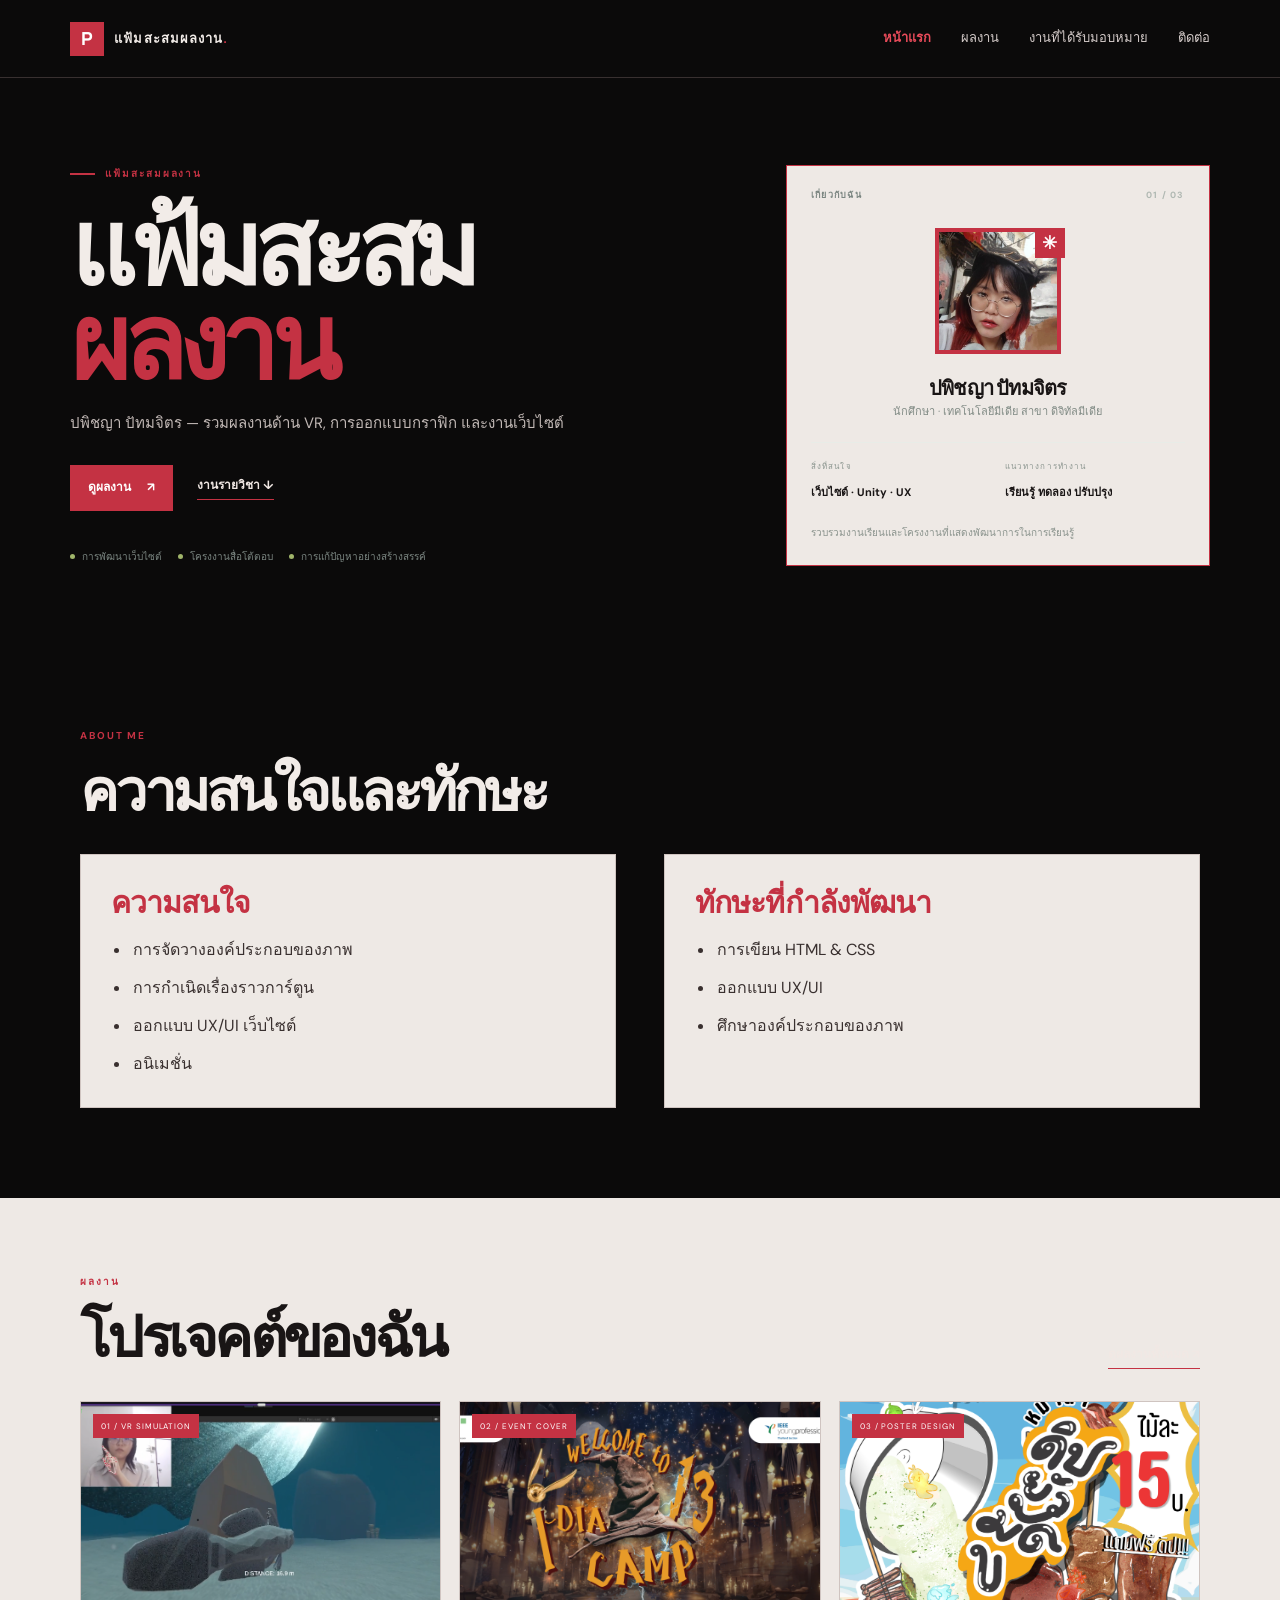
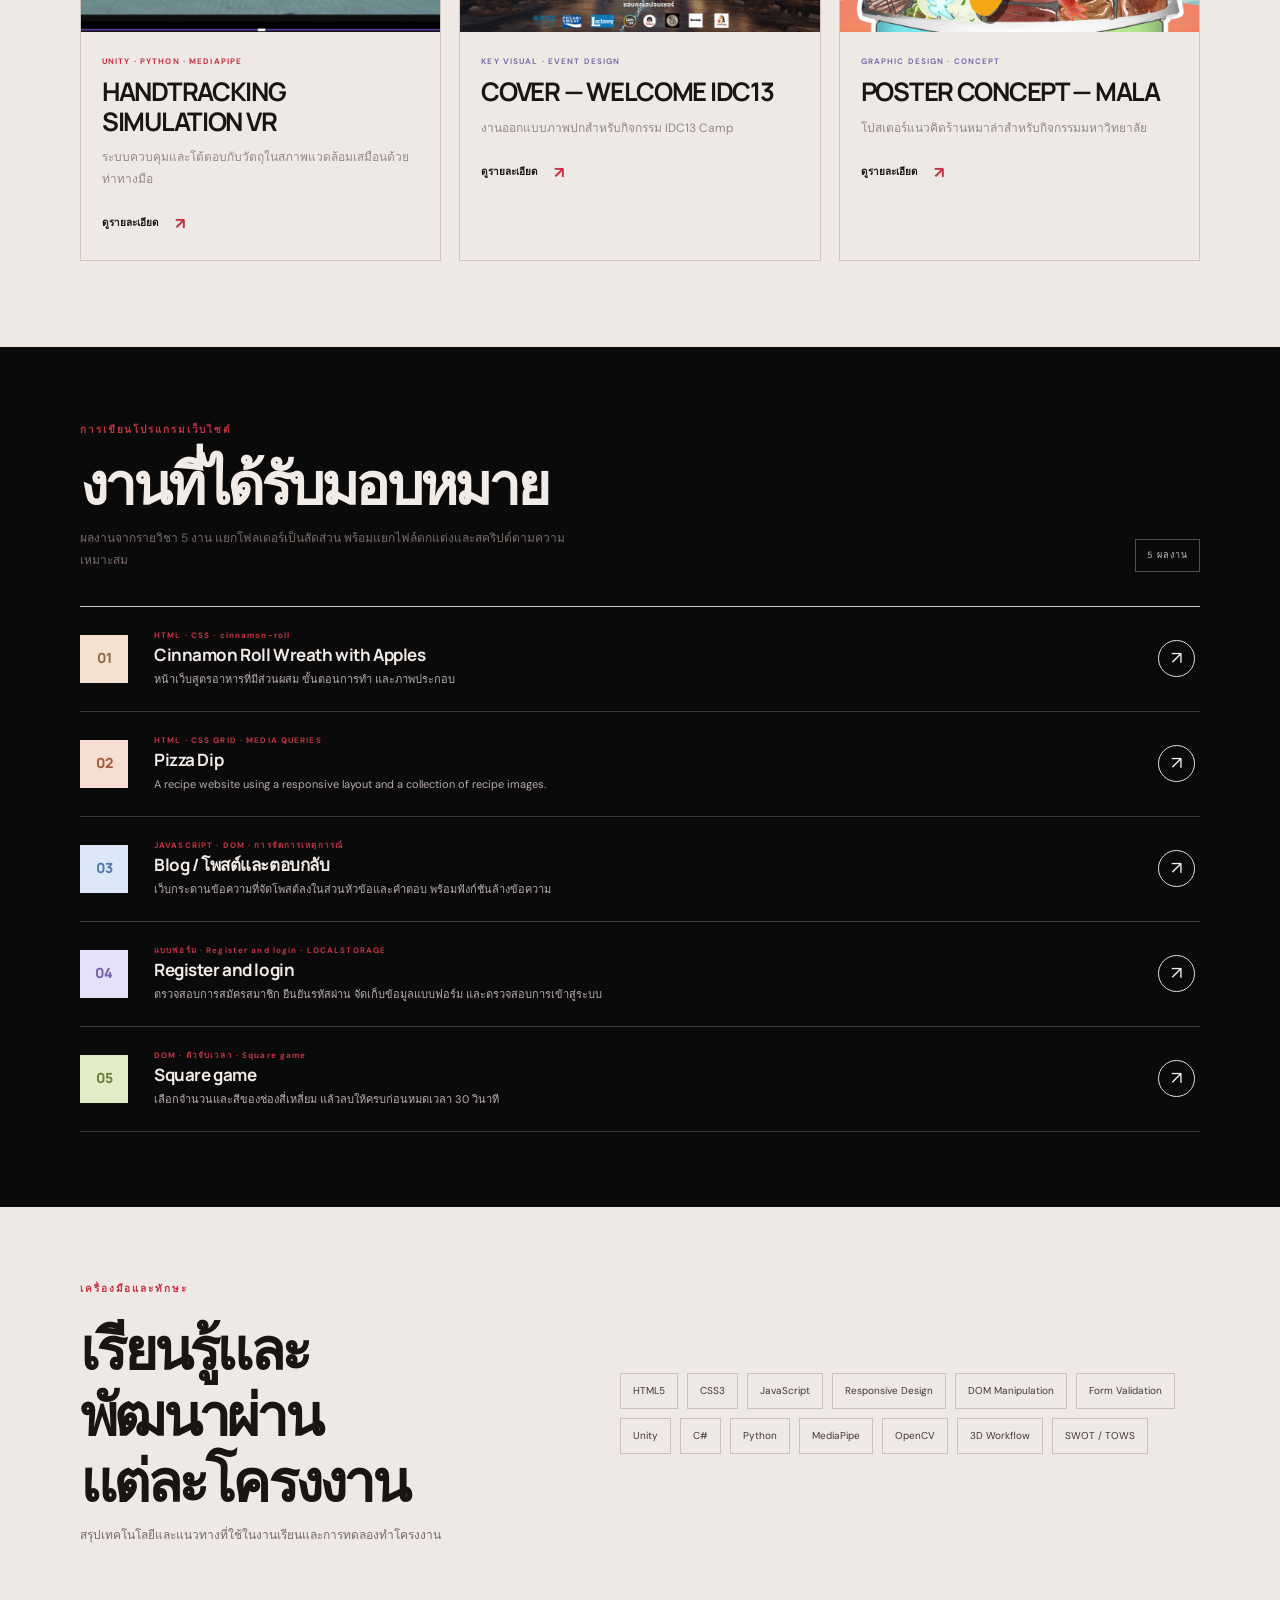
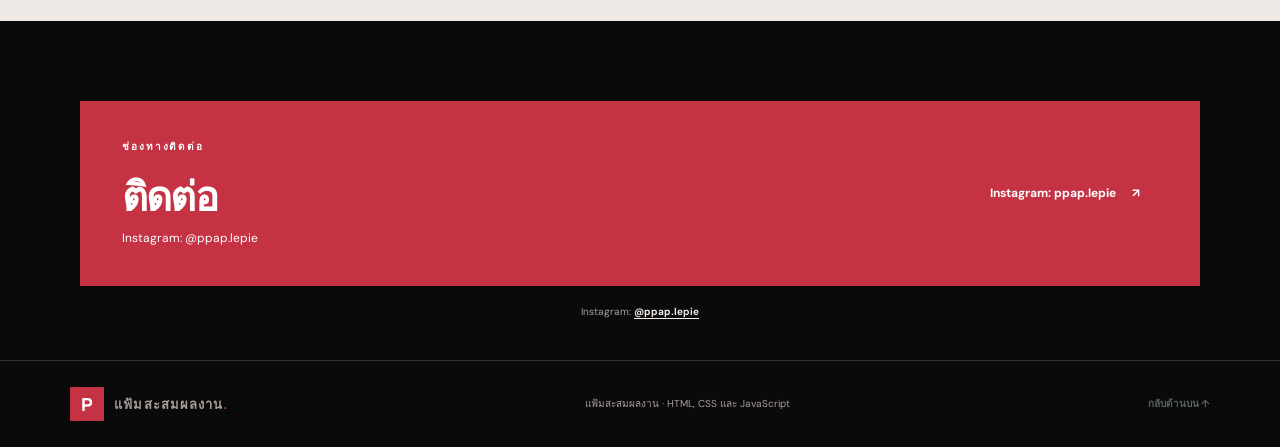
<file: index.html>
<!doctype html>
<html lang="th">
<head>
  <meta charset="utf-8">
  <meta name="viewport" content="width=device-width, initial-scale=1">
  <meta name="description" content="แฟ้มสะสมผลงานด้านการพัฒนาเว็บไซต์ เกม และการออกแบบประสบการณ์ผู้ใช้">
  <title>ปพิชญา ปัทมจิตร | แฟ้มสะสมผลงาน</title>
  <link rel="stylesheet" href="portfolio.css">
  <script src="portfolio.js" defer></script>
</head>
<body>
  <header class="site-header">
    <a class="brand" href="index.html" aria-label="หน้าแรกแฟ้มสะสมผลงาน"><span class="brand-mark">P</span><span>แฟ้มสะสมผลงาน<span class="brand-dot">.</span></span></a>
    <button class="menu-toggle" type="button" aria-expanded="false" aria-controls="main-nav">เมนู</button>
    <nav id="main-nav" aria-label="Main navigation">
      <a class="active" href="index.html">หน้าแรก</a>
      <a href="project.html">ผลงาน</a>
      <a href="#assignments">งานที่ได้รับมอบหมาย</a>
      <a href="#contact">ติดต่อ</a>
    </nav>
  </header>

  <main>
    <section class="hero section-wrap">
      <div class="hero-copy">
        <p class="eyebrow"><span class="eyebrow-line"></span> แฟ้มสะสมผลงาน</p>
        <h1>แฟ้มสะสม<br><span>ผลงาน</span></h1>
        <p class="hero-intro">ปพิชญา ปัทมจิตร — รวมผลงานด้าน VR, การออกแบบกราฟิก และงานเว็บไซต์</p>
        <div class="hero-actions">
          <a class="button primary" href="project.html">ดูผลงาน <span aria-hidden="true">↗</span></a>
          <a class="text-link" href="#assignments">งานรายวิชา ↓</a>
        </div>
        <div class="hero-meta"><span><i></i> การพัฒนาเว็บไซต์</span><span><i></i> โครงงานสื่อโต้ตอบ</span><span><i></i> การแก้ปัญหาอย่างสร้างสรรค์</span></div>
      </div>
      <aside class="profile-card" aria-label="Profile summary">
        <div class="profile-top"><span class="profile-label">เกี่ยวกับฉัน</span><span class="profile-index">01 / 03</span></div>
        <div class="avatar avatar-photo"><img src="assets/profile.jpg" alt="รูปโปรไฟล์ของปพิชญา ปัทมจิตร"><span>✳</span></div>
        <h2>ปพิชญา ปัทมจิตร</h2>
        <p class="profile-role">นักศึกษา · เทคโนโลยีมีเดีย สาขา ดิจิทัลมีเดีย</p>
        <div class="profile-divider"></div>
        <div class="profile-facts"><div><span>สิ่งที่สนใจ</span><strong>เว็บไซต์ · Unity · UX</strong></div><div><span>แนวทางการทำงาน</span><strong>เรียนรู้ ทดลอง ปรับปรุง</strong></div></div>
        <p class="profile-note">รวบรวมงานเรียนและโครงงานที่แสดงพัฒนาการในการเรียนรู้</p>
      </aside>
      <div class="hero-decoration decor-one" aria-hidden="true"></div><div class="hero-decoration decor-two" aria-hidden="true"></div>
    </section>

    <section class="about-section section-wrap" id="about">
      <div class="section-heading">
        <p class="eyebrow">ABOUT ME</p>
        <h2>ความสนใจและทักษะ</h2>
      </div>
      <div class="about-grid interests-skills-grid">
        <div class="interest-panel">
          <h3>ความสนใจ</h3>
          <ul class="portfolio-bullets">
            <li>การจัดวางองค์ประกอบของภาพ</li>
            <li>การกำเนิดเรื่องราวการ์ตูน</li>
            <li>ออกแบบ UX/UI เว็บไซต์</li>
            <li>อนิเมชั่น</li>
          </ul>
        </div>
        <div class="interest-panel">
          <h3>ทักษะที่กำลังพัฒนา</h3>
          <ul class="portfolio-bullets">
            <li>การเขียน HTML &amp; CSS</li>
            <li>ออกแบบ UX/UI</li>
            <li>ศึกษาองค์ประกอบของภาพ</li>
          </ul>
        </div>
      </div>
    </section>

    <section class="featured-section">
      <div class="section-wrap">
        <div class="section-heading heading-row"><div><p class="eyebrow">ผลงาน</p><h2>โปรเจคต์ของฉัน</h2></div><a class="text-link" href="project.html">ดูผลงานทั้งหมด ↗</a></div>
        <div class="featured-grid editorial-projects">
          <a class="feature-card feature-dark editorial-card" href="projects/vr-hand-tracking.html">
            <div class="editorial-image"><img src="assets/handtracking-2.png" alt="ภาพทดลองระบบ Hand Tracking ในเกม VR"><span class="image-index">01 / VR SIMULATION</span></div>
            <div class="feature-content"><p class="tag">UNITY · PYTHON · MEDIAPIPE</p><h3>Handtracking Simulation VR</h3><p>ระบบควบคุมและโต้ตอบกับวัตถุในสภาพแวดล้อมเสมือนด้วยท่าทางมือ</p><span class="card-link">ดูรายละเอียด <b>↗</b></span></div>
          </a>
          <a class="feature-card feature-lilac editorial-card" href="projects/idc13-cover.html">
            <div class="editorial-image"><img src="assets/idc13-welcome.png" alt="ภาพปก Welcome to IDC13 Camp"><span class="image-index">02 / EVENT COVER</span></div>
            <div class="feature-content"><p class="tag">KEY VISUAL · EVENT DESIGN</p><h3>Cover — Welcome IDC13</h3><p>งานออกแบบภาพปกสำหรับกิจกรรม IDC13 Camp</p><span class="card-link">ดูรายละเอียด <b>↗</b></span></div>
          </a>
          <a class="feature-card feature-lilac editorial-card" href="projects/mala-poster.html">
            <div class="editorial-image"><img src="assets/mala-poster.png" alt="โปสเตอร์แนวคิดร้านหมาล่า"><span class="image-index">03 / POSTER DESIGN</span></div>
            <div class="feature-content"><p class="tag">GRAPHIC DESIGN · CONCEPT</p><h3>Poster Concept — Mala</h3><p>โปสเตอร์แนวคิดร้านหมาล่าสำหรับกิจกรรมมหาวิทยาลัย</p><span class="card-link">ดูรายละเอียด <b>↗</b></span></div>
          </a>
        </div>
      </div>
    </section>

    <section class="assignment-section section-wrap" id="assignments">
      <div class="section-heading heading-row"><div><p class="eyebrow">การเขียนโปรแกรมเว็บไซต์</p><h2>งานที่ได้รับมอบหมาย</h2><p class="section-description">ผลงานจากรายวิชา 5 งาน แยกโฟลเดอร์เป็นสัดส่วน พร้อมแยกไฟล์ตกแต่งและสคริปต์ตามความเหมาะสม</p></div><span class="count-pill">5 ผลงาน</span></div>
      <div class="assignment-list">
        <article class="assignment-item"><div class="assignment-icon icon-food">01</div><div class="assignment-info"><p class="assignment-type">HTML · CSS · cinnamon-roll</p><h3>Cinnamon Roll Wreath with Apples</h3><p>หน้าเว็บสูตรอาหารที่มีส่วนผสม ขั้นตอนการทำ และภาพประกอบ</p></div><a class="round-link" href="assignments/cinnamon-roll/recipe.html" aria-label="Open Cinnamon Roll Wreath assignment">↗</a></article>
        <article class="assignment-item"><div class="assignment-icon icon-pizza">02</div><div class="assignment-info"><p class="assignment-type">HTML · CSS GRID · MEDIA QUERIES</p><h3>Pizza Dip</h3><p>A recipe website using a responsive layout and a collection of recipe images.</p></div><a class="round-link" href="assignments/pizza-dip/recipe.html" aria-label="Open Pizza Dip assignment">↗</a></article>
        <article class="assignment-item"><div class="assignment-icon icon-blog">03</div><div class="assignment-info"><p class="assignment-type">JAVASCRIPT · DOM · การจัดการเหตุการณ์</p><h3>Blog  / โพสต์และตอบกลับ</h3><p>เว็บกระดานข้อความที่จัดโพสต์ลงในส่วนหัวข้อและคำตอบ พร้อมฟังก์ชันล้างข้อความ</p></div><a class="round-link" href="assignments/blog/index.html" aria-label="Open Blog assignment">↗</a></article>
        <article class="assignment-item"><div class="assignment-icon icon-account">04</div><div class="assignment-info"><p class="assignment-type">แบบฟอร์ม · Register and login · LOCALSTORAGE</p><h3>Register and login</h3><p>ตรวจสอบการสมัครสมาชิก ยืนยันรหัสผ่าน จัดเก็บข้อมูลแบบฟอร์ม และตรวจสอบการเข้าสู่ระบบ</p></div><a class="round-link" href="assignments/register-login/register.html" aria-label="Open Register assignment">↗</a></article>
        <article class="assignment-item"><div class="assignment-icon icon-game">05</div><div class="assignment-info"><p class="assignment-type">DOM · ตัวจับเวลา · Square game</p><h3>Square game</h3><p>เลือกจำนวนและสีของช่องสี่เหลี่ยม แล้วลบให้ครบก่อนหมดเวลา 30 วินาที</p></div><a class="round-link" href="assignments/square-game/index.html" aria-label="Open เกมสี่เหลี่ยม assignment">↗</a></article>
      </div>
    </section>

    <section class="skills-section">
      <div class="section-wrap skills-inner">
        <div><p class="eyebrow">เครื่องมือและทักษะ</p><h2>เรียนรู้และพัฒนาผ่านแต่ละโครงงาน</h2><p class="section-description">สรุปเทคโนโลยีและแนวทางที่ใช้ในงานเรียนและการทดลองทำโครงงาน</p></div>
        <div class="skill-cloud"><span>HTML5</span><span>CSS3</span><span>JavaScript</span><span>Responsive Design</span><span>DOM Manipulation</span><span>Form Validation</span><span>Unity</span><span>C#</span><span>Python</span><span>MediaPipe</span><span>OpenCV</span><span>3D Workflow</span><span>SWOT / TOWS</span></div>
      </div>
    </section>

    <section class="contact-section section-wrap" id="contact">
      <div class="contact-panel"><div><p class="eyebrow">ช่องทางติดต่อ</p><h2>ติดต่อ</h2><p>Instagram: @ppap.lepie</p></div><a class="button light" href="https://www.instagram.com/ppap.lepie/" target="_blank" rel="noopener noreferrer">Instagram: ppap.lepie <span aria-hidden="true">↗</span></a></div>
      <p class="contact-note">Instagram: <a href="https://www.instagram.com/ppap.lepie/" target="_blank" rel="noopener noreferrer">@ppap.lepie</a></p>
    </section>
  </main>
  <footer class="site-footer"><a class="brand" href="index.html"><span class="brand-mark">P</span><span>แฟ้มสะสมผลงาน<span class="brand-dot">.</span></span></a><p>แฟ้มสะสมผลงาน · HTML, CSS และ JavaScript</p><a href="#top">กลับด้านบน ↑</a></footer>
</body>
</html>
</file>
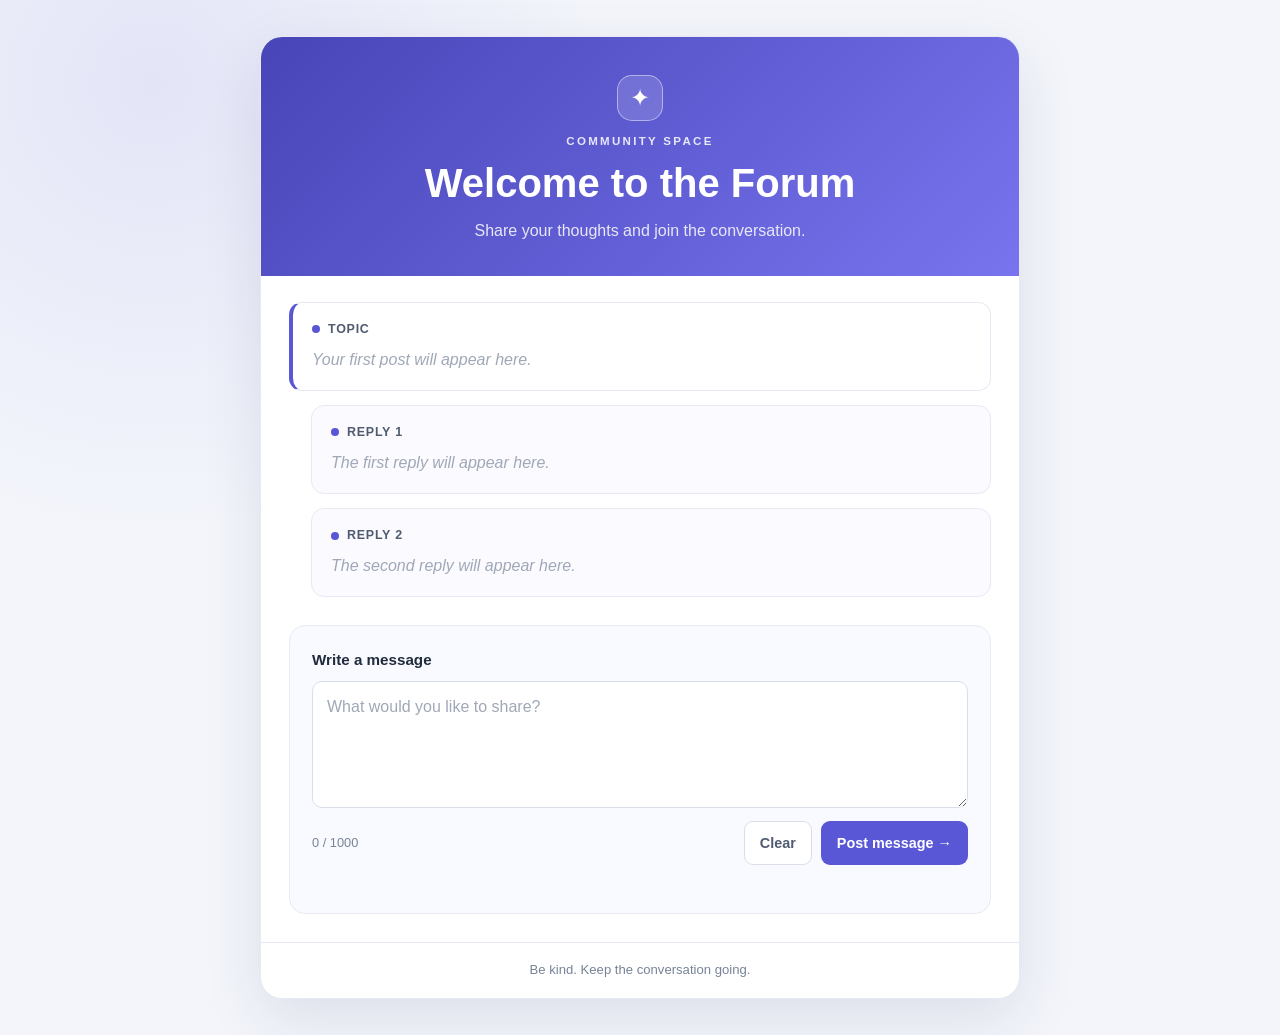
<file: assignments/blog/index.html>
<!DOCTYPE html>
<html lang="en">
<head>
    <meta charset="UTF-8">
    <meta name="viewport" content="width=device-width, initial-scale=1.0">
    <title>Blogger | Welcome to the Forum</title>
    <link rel="stylesheet" href="main.css">
    <script src="main.js" defer></script>
</head>
<body>
    <main class="forum">
        <header class="forum-header">
            <div class="header-icon" aria-hidden="true">✦</div>
            <p class="eyebrow">COMMUNITY SPACE</p>
            <h1 id="top">Welcome to the Forum</h1>
            <p class="subtitle">Share your thoughts and join the conversation.</p>
        </header>

        <section class="discussion" aria-label="Forum discussion">
            <article class="post-card topic-card">
                <div class="post-label"><span class="dot"></span> Topic</div>
                <div id="topic" class="post-content empty-state">Your first post will appear here.</div>
            </article>
            <article class="post-card reply-card">
                <div class="post-label"><span class="dot"></span> Reply 1</div>
                <div id="reply1" class="post-content empty-state">The first reply will appear here.</div>
            </article>
            <article class="post-card reply-card">
                <div class="post-label"><span class="dot"></span> Reply 2</div>
                <div id="reply2" class="post-content empty-state">The second reply will appear here.</div>
            </article>
        </section>

        <section class="composer" aria-label="Write a post">
            <label for="message">Write a message</label>
            <textarea name="message" id="message" rows="4" maxlength="1000"
                placeholder="What would you like to share?"></textarea>
            <div class="composer-footer">
                <span id="charCount" class="char-count">0 / 1000</span>
                <div class="actions">
                    <button type="button" id="clearButton" class="button button-secondary">Clear</button>
                    <button type="button" id="postButton" class="button button-primary">Post message <span aria-hidden="true">→</span></button>
                </div>
            </div>
            <p id="status" class="status" role="status" aria-live="polite"></p>
        </section>
        <footer>Be kind. Keep the conversation going.</footer>
    </main>
</body>
</html>
</file>
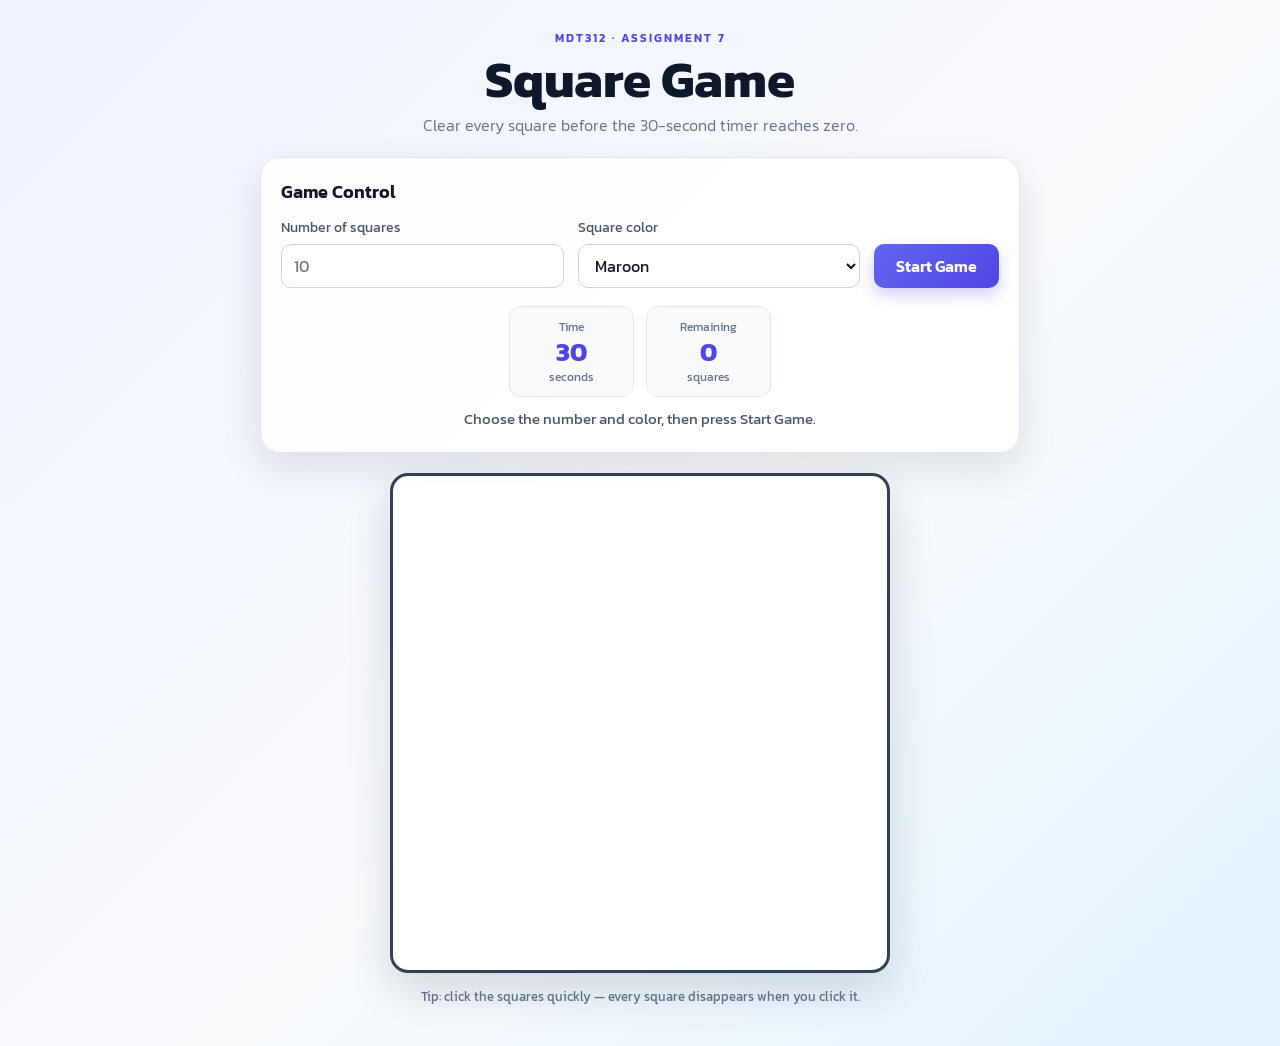
<file: assignments/square-game/index.html>
<!DOCTYPE html>
<html lang="en">
<head>
    <meta charset="UTF-8">
    <meta name="viewport" content="width=device-width, initial-scale=1.0">
    <title>Square Game | Assignment 7</title>
    <link rel="stylesheet" type="text/css" href="game.css">
    <script type="text/javascript" src="game.js"></script>
</head>
<body>
    <main class="game-wrapper">
        <header class="hero">
            <p class="eyebrow">MDT312 · ASSIGNMENT 7</p>
            <h1>Square Game</h1>
            <p>Clear every square before the 30-second timer reaches zero.</p>
        </header>

        <section class="control-card" aria-label="Game controls">
            <fieldset>
                <legend>Game Control</legend>

                <div class="control-group">
                    <label for="numbox">Number of squares</label>
                    <input type="number" name="numbox" id="numbox" min="1" max="100" placeholder="10">
                </div>

                <div class="control-group">
                    <label for="color">Square color</label>
                    <select name="color" id="color">
                        <option value="maroon">Maroon</option>
                        <option value="lightgreen">Light Green</option>
                        <option value="magenta">Magenta</option>
                    </select>
                </div>

                <button id="start" type="button">Start Game</button>
            </fieldset>

            <div class="stats" aria-live="polite">
                <div class="stat">
                    <span>Time</span>
                    <strong id="clock">30</strong>
                    <small>seconds</small>
                </div>
                <div class="stat">
                    <span>Remaining</span>
                    <strong id="remaining">0</strong>
                    <small>squares</small>
                </div>
            </div>

            <p id="status" class="status">Choose the number and color, then press Start Game.</p>
        </section>

        <section id="container" aria-label="Square game board">
            <div id="layer"></div>
        </section>

        <footer>
            <p>Tip: click the squares quickly — every square disappears when you click it.</p>
        </footer>
    </main>
</body>
</html>
</file>
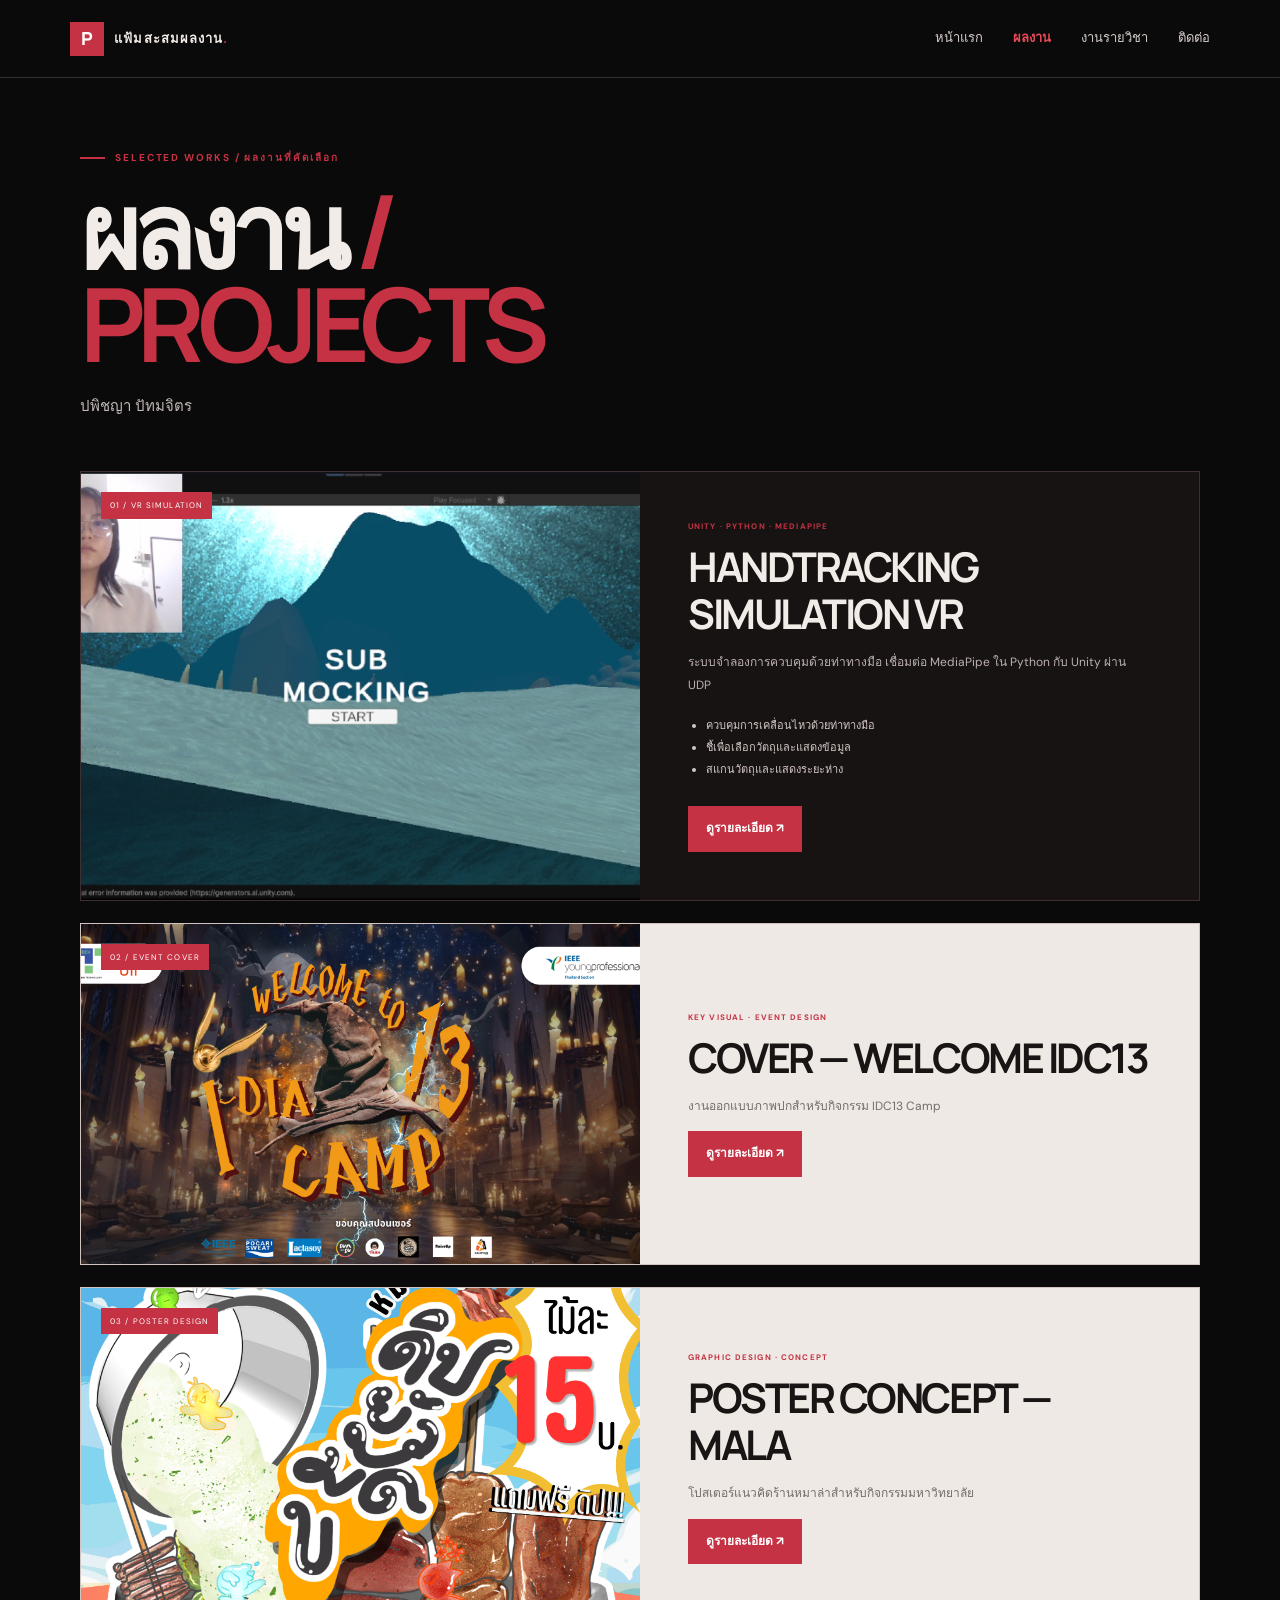
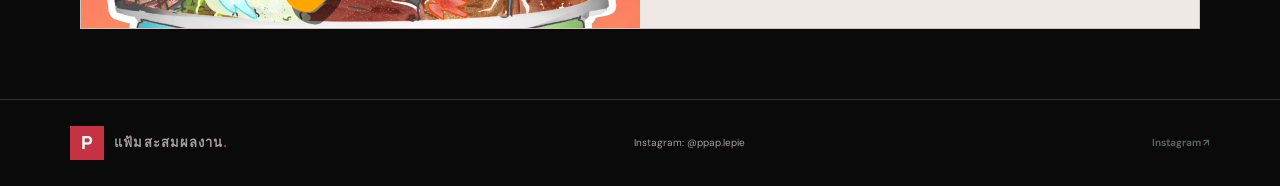
<file: project.html>
<!doctype html>
<html lang="th">
<head>
  <meta charset="utf-8">
  <meta name="viewport" content="width=device-width, initial-scale=1">
  <title>ผลงาน | ปพิชญา ปัทมจิตร</title>
  <link rel="stylesheet" href="portfolio.css">
  <script src="portfolio.js" defer></script>
</head>
<body>
  <header class="site-header">
    <a class="brand" href="index.html"><span class="brand-mark">P</span><span>แฟ้มสะสมผลงาน<span class="brand-dot">.</span></span></a>
    <button class="menu-toggle" type="button" aria-expanded="false" aria-controls="main-nav">เมนู</button>
    <nav id="main-nav" aria-label="เมนูหลัก"><a href="index.html">หน้าแรก</a><a class="active" href="project.html">ผลงาน</a><a href="index.html#assignments">งานรายวิชา</a><a href="index.html#contact">ติดต่อ</a></nav>
  </header>
  <main>
    <section class="projects-hero section-wrap">
      <p class="eyebrow"><span class="eyebrow-line"></span> SELECTED WORKS / ผลงานที่คัดเลือก</p>
      <h1>ผลงาน<span> / Projects</span></h1>
      <p class="hero-intro"> ปพิชญา ปัทมจิตร</p>
    </section>
    <section class="project-catalog section-wrap editorial-catalog">
      <article class="project-feature project-feature-dark">
        <div class="project-visual editorial-visual"><img src="assets/handtracking-1.png" alt="ภาพระบบ Handtracking Simulation VR"><span class="visual-chip">01 / VR SIMULATION</span></div>
        <div class="project-copy"><p class="tag">UNITY · PYTHON · MEDIAPIPE</p><h2>Handtracking Simulation VR</h2><p>ระบบจำลองการควบคุมด้วยท่าทางมือ เชื่อมต่อ MediaPipe ใน Python กับ Unity ผ่าน UDP</p><ul><li>ควบคุมการเคลื่อนไหวด้วยท่าทางมือ</li><li>ชี้เพื่อเลือกวัตถุและแสดงข้อมูล</li><li>สแกนวัตถุและแสดงระยะห่าง</li></ul><a class="button primary" href="projects/vr-hand-tracking.html">ดูรายละเอียด ↗</a></div>
      </article>
      <article class="project-feature project-feature-light">
        <div class="project-visual editorial-visual"><img src="assets/idc13-welcome.png" alt="ภาพปก Welcome IDC13"><span class="visual-chip">02 / EVENT COVER</span></div>
        <div class="project-copy"><p class="tag">KEY VISUAL · EVENT DESIGN</p><h2>Cover — Welcome IDC13</h2><p>งานออกแบบภาพปกสำหรับกิจกรรม IDC13 Camp</p><a class="button primary" href="projects/idc13-cover.html">ดูรายละเอียด ↗</a></div>
      </article>
      <article class="project-feature project-feature-light">
        <div class="project-visual editorial-visual"><img src="assets/mala-poster.png" alt="โปสเตอร์แนวคิดหมาล่า"><span class="visual-chip">03 / POSTER DESIGN</span></div>
        <div class="project-copy"><p class="tag">GRAPHIC DESIGN · CONCEPT</p><h2>Poster Concept — Mala</h2><p>โปสเตอร์แนวคิดร้านหมาล่าสำหรับกิจกรรมมหาวิทยาลัย</p><a class="button primary" href="projects/mala-poster.html">ดูรายละเอียด ↗</a></div>
      </article>
    </section>
  </main>
  <footer class="site-footer"><a class="brand" href="index.html"><span class="brand-mark">P</span><span>แฟ้มสะสมผลงาน<span class="brand-dot">.</span></span></a><p>Instagram: @ppap.lepie</p><a href="https://www.instagram.com/ppap.lepie/" target="_blank" rel="noopener noreferrer">Instagram ↗</a></footer>
</body>
</html>
</file>
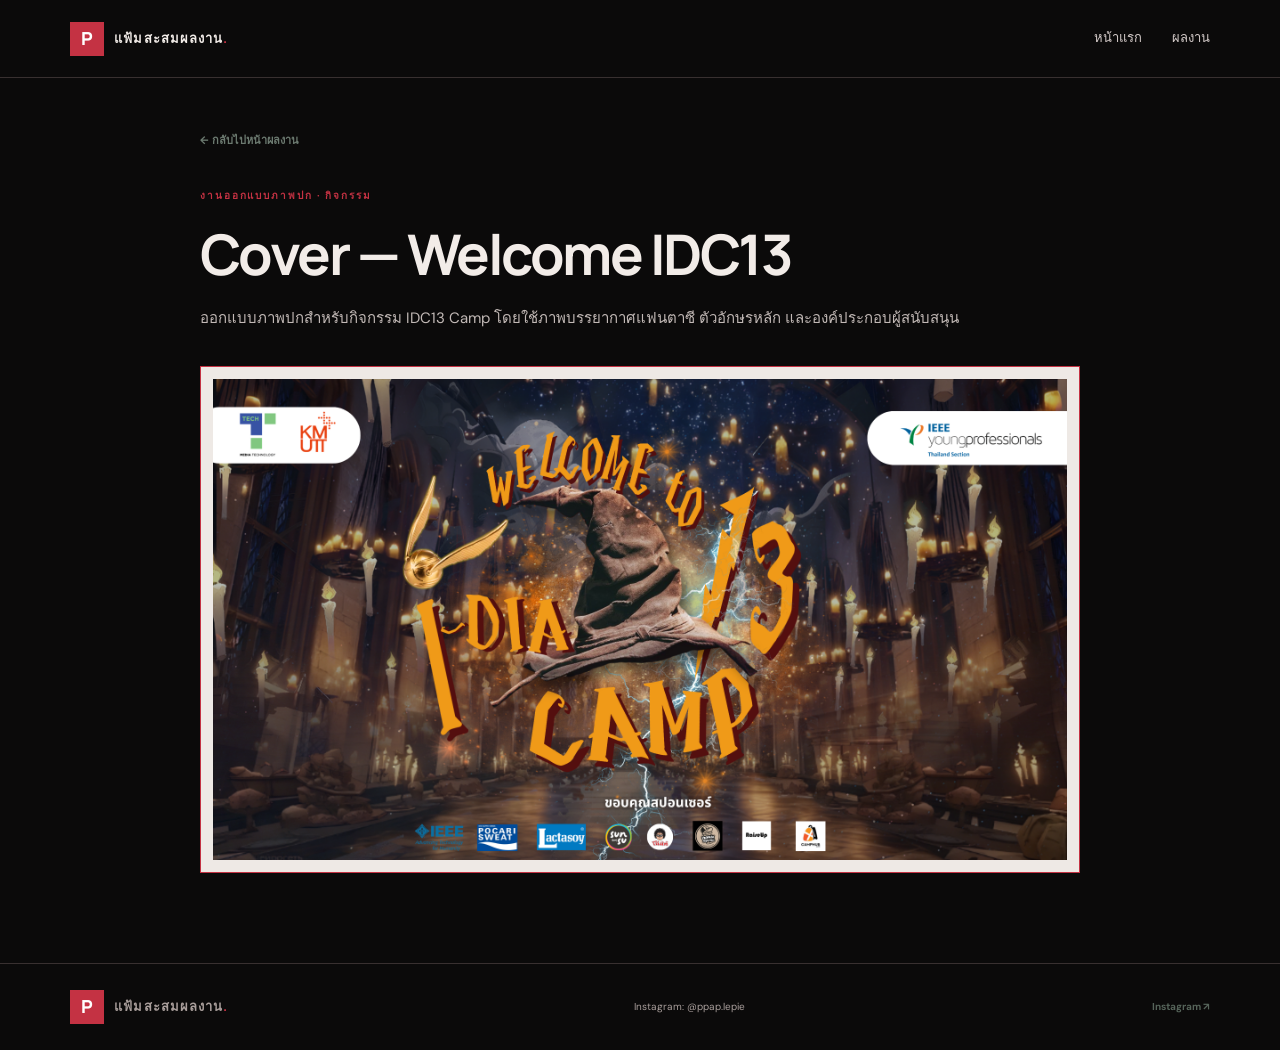
<file: projects/idc13-cover.html>
<!doctype html>
<html lang="th">
<head>
  <meta charset="utf-8">
  <meta name="viewport" content="width=device-width, initial-scale=1">
  <title>Cover — Welcome IDC13 | แฟ้มสะสมผลงาน</title>
  <link rel="stylesheet" href="../portfolio.css">
</head>
<body class="detail-page">
  <header class="site-header compact">
    <a class="brand" href="../index.html"><span class="brand-mark">P</span><span>แฟ้มสะสมผลงาน<span class="brand-dot">.</span></span></a>
    <nav aria-label="เมนูหลัก"><a href="../index.html">หน้าแรก</a><a href="../project.html">ผลงาน</a></nav>
  </header>
  <main class="detail-main visual-detail">
    <a class="back-link" href="../project.html">← กลับไปหน้าผลงาน</a>
    <p class="eyebrow">งานออกแบบภาพปก · กิจกรรม</p>
    <h1>Cover — Welcome IDC13</h1>
    <p class="lead">ออกแบบภาพปกสำหรับกิจกรรม IDC13 Camp โดยใช้ภาพบรรยากาศแฟนตาซี ตัวอักษรหลัก และองค์ประกอบผู้สนับสนุน</p>
    <figure class="detail-artwork"><img src="../assets/idc13-welcome.png" alt="ภาพปก Welcome to IDC13 Camp"></figure>
    
  </main>
  <footer class="site-footer"><a class="brand" href="../index.html"><span class="brand-mark">P</span><span>แฟ้มสะสมผลงาน<span class="brand-dot">.</span></span></a><p>Instagram: @ppap.lepie</p><a href="https://www.instagram.com/ppap.lepie/" target="_blank" rel="noopener noreferrer">Instagram ↗</a></footer>
</body>
</html>
</file>
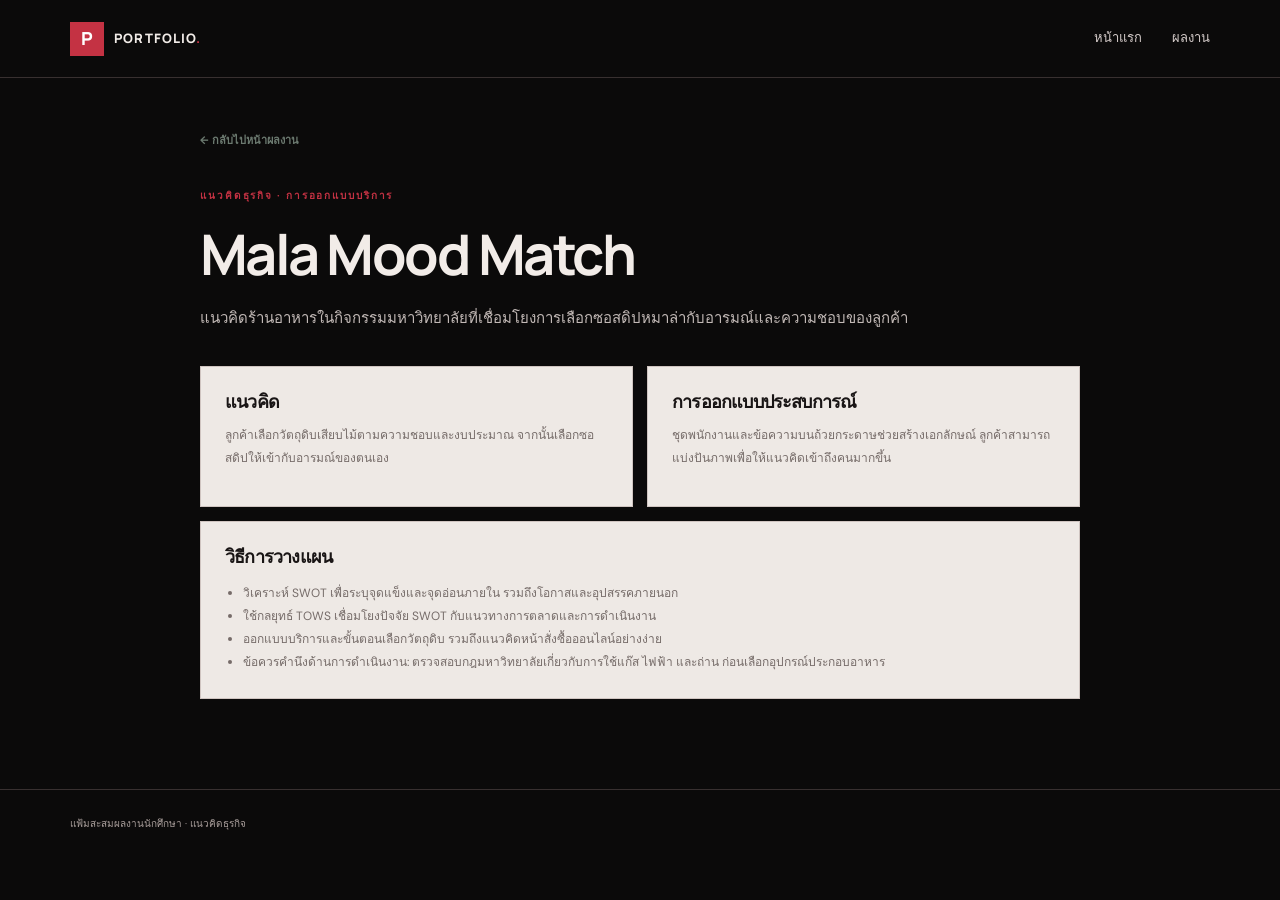
<file: projects/mala-business.html>
<!doctype html>
<html lang="th">
<head>
  <meta charset="utf-8">
  <meta name="viewport" content="width=device-width, initial-scale=1">
  <title>หมาล่าเลือกดิปตามอารมณ์ | โครงงาน</title>
  <link rel="stylesheet" href="../portfolio.css">
</head>
<body class="detail-page">
  <header class="site-header compact">
    <a class="brand" href="../index.html"><span class="brand-mark">P</span><span>PORTFOLIO<span class="brand-dot">.</span></span></a>
    <nav aria-label="Main navigation"><a href="../index.html">หน้าแรก</a><a href="../project.html">ผลงาน</a></nav>
  </header>
  <main class="detail-main">
    <a class="back-link" href="../project.html">← กลับไปหน้าผลงาน</a>
    <p class="eyebrow">แนวคิดธุรกิจ · การออกแบบบริการ</p>
    <h1>Mala Mood Match</h1>
    <p class="lead">แนวคิดร้านอาหารในกิจกรรมมหาวิทยาลัยที่เชื่อมโยงการเลือกซอสดิปหมาล่ากับอารมณ์และความชอบของลูกค้า</p>
    <div class="detail-grid">
      <section class="detail-card"><h2>แนวคิด</h2><p>ลูกค้าเลือกวัตถุดิบเสียบไม้ตามความชอบและงบประมาณ จากนั้นเลือกซอสดิปให้เข้ากับอารมณ์ของตนเอง</p></section>
      <section class="detail-card"><h2>การออกแบบประสบการณ์</h2><p>ชุดพนักงานและข้อความบนถ้วยกระดาษช่วยสร้างเอกลักษณ์ ลูกค้าสามารถแบ่งปันภาพเพื่อให้แนวคิดเข้าถึงคนมากขึ้น</p></section>
      <section class="detail-card wide"><h2>วิธีการวางแผน</h2><ul><li>วิเคราะห์ SWOT เพื่อระบุจุดแข็งและจุดอ่อนภายใน รวมถึงโอกาสและอุปสรรคภายนอก</li><li>ใช้กลยุทธ์ TOWS เชื่อมโยงปัจจัย SWOT กับแนวทางการตลาดและการดำเนินงาน</li><li>ออกแบบบริการและขั้นตอนเลือกวัตถุดิบ รวมถึงแนวคิดหน้าสั่งซื้อออนไลน์อย่างง่าย</li><li>ข้อควรคำนึงด้านการดำเนินงาน: ตรวจสอบกฎมหาวิทยาลัยเกี่ยวกับการใช้แก๊ส ไฟฟ้า และถ่าน ก่อนเลือกอุปกรณ์ประกอบอาหาร</li></ul></section>
    </div>
  </main>
  <footer class="site-footer"><p>แฟ้มสะสมผลงานนักศึกษา · แนวคิดธุรกิจ</p></footer>
</body>
</html>
</file>
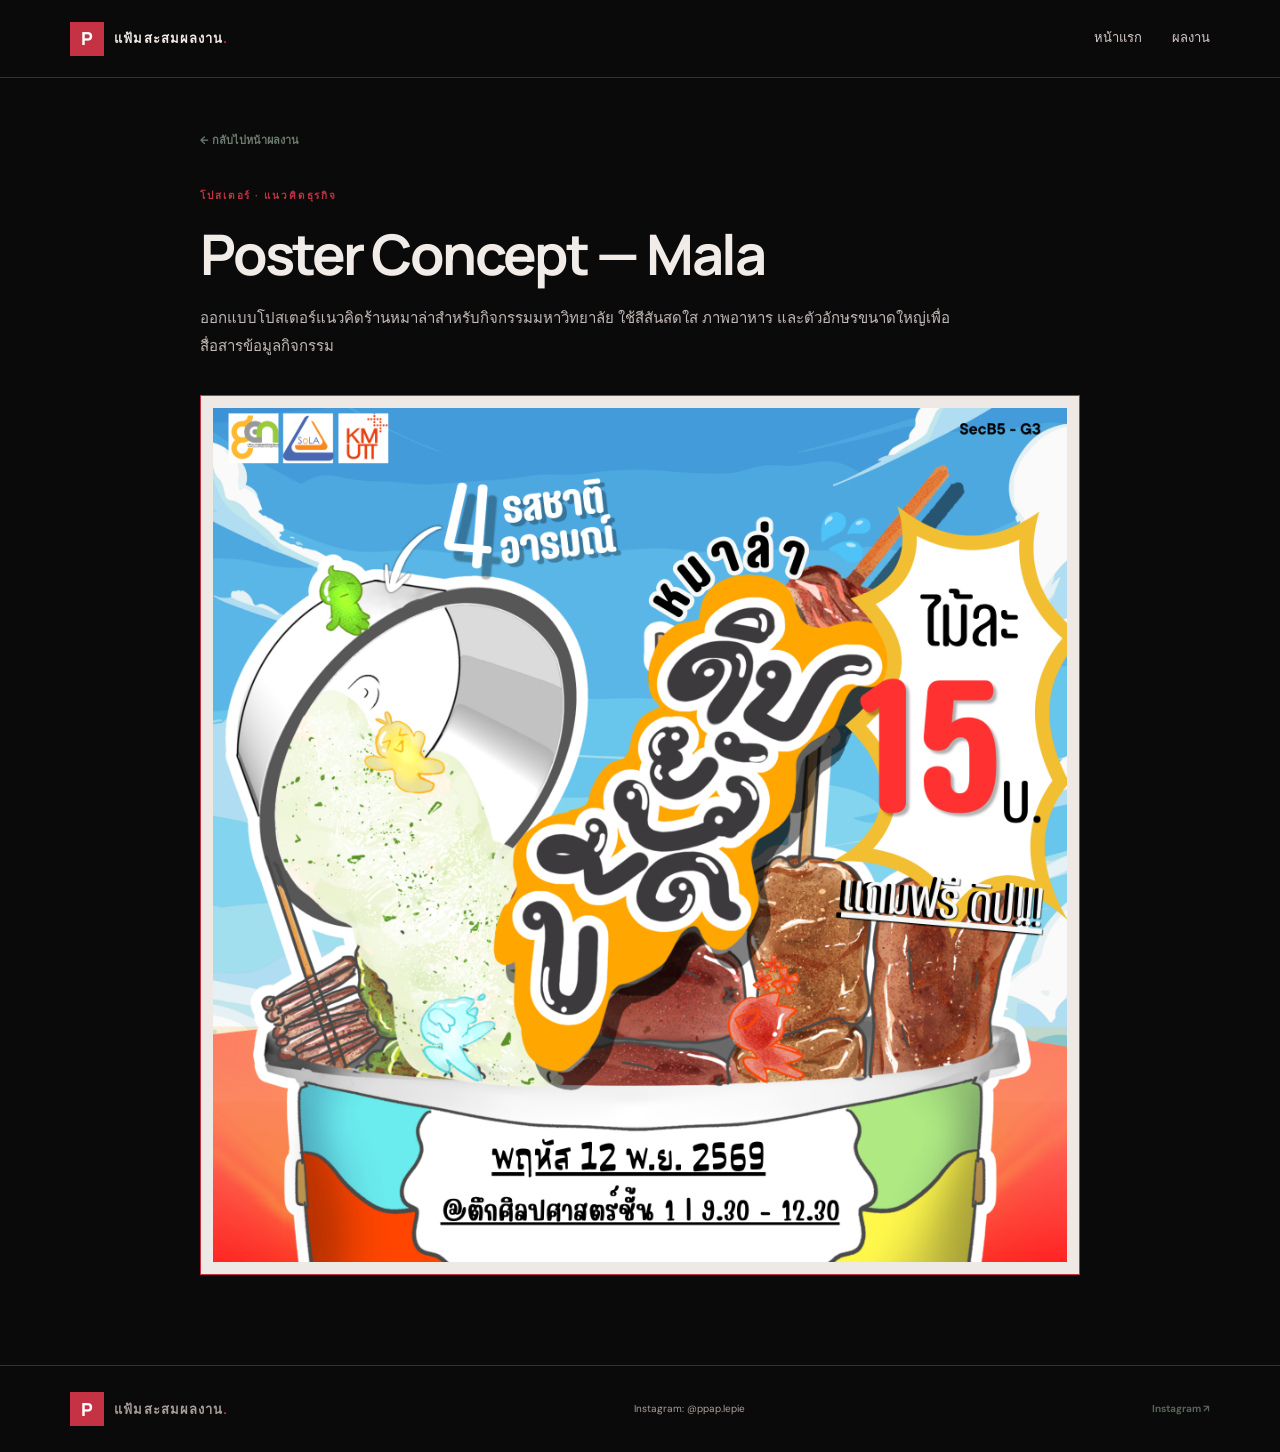
<file: projects/mala-poster.html>
<!doctype html>
<html lang="th">
<head>
  <meta charset="utf-8">
  <meta name="viewport" content="width=device-width, initial-scale=1">
  <title>Poster Concept — Mala | แฟ้มสะสมผลงาน</title>
  <link rel="stylesheet" href="../portfolio.css">
</head>
<body class="detail-page">
  <header class="site-header compact">
    <a class="brand" href="../index.html"><span class="brand-mark">P</span><span>แฟ้มสะสมผลงาน<span class="brand-dot">.</span></span></a>
    <nav aria-label="เมนูหลัก"><a href="../index.html">หน้าแรก</a><a href="../project.html">ผลงาน</a></nav>
  </header>
  <main class="detail-main visual-detail">
    <a class="back-link" href="../project.html">← กลับไปหน้าผลงาน</a>
    <p class="eyebrow">โปสเตอร์ · แนวคิดธุรกิจ</p>
    <h1>Poster Concept — Mala</h1>
    <p class="lead">ออกแบบโปสเตอร์แนวคิดร้านหมาล่าสำหรับกิจกรรมมหาวิทยาลัย ใช้สีสันสดใส ภาพอาหาร และตัวอักษรขนาดใหญ่เพื่อสื่อสารข้อมูลกิจกรรม</p>
    <figure class="detail-artwork"><img src="../assets/mala-poster.png" alt="โปสเตอร์แนวคิดร้านหมาล่า"></figure>
    
  </main>
  <footer class="site-footer"><a class="brand" href="../index.html"><span class="brand-mark">P</span><span>แฟ้มสะสมผลงาน<span class="brand-dot">.</span></span></a><p>Instagram: @ppap.lepie</p><a href="https://www.instagram.com/ppap.lepie/" target="_blank" rel="noopener noreferrer">Instagram ↗</a></footer>
</body>
</html>
</file>
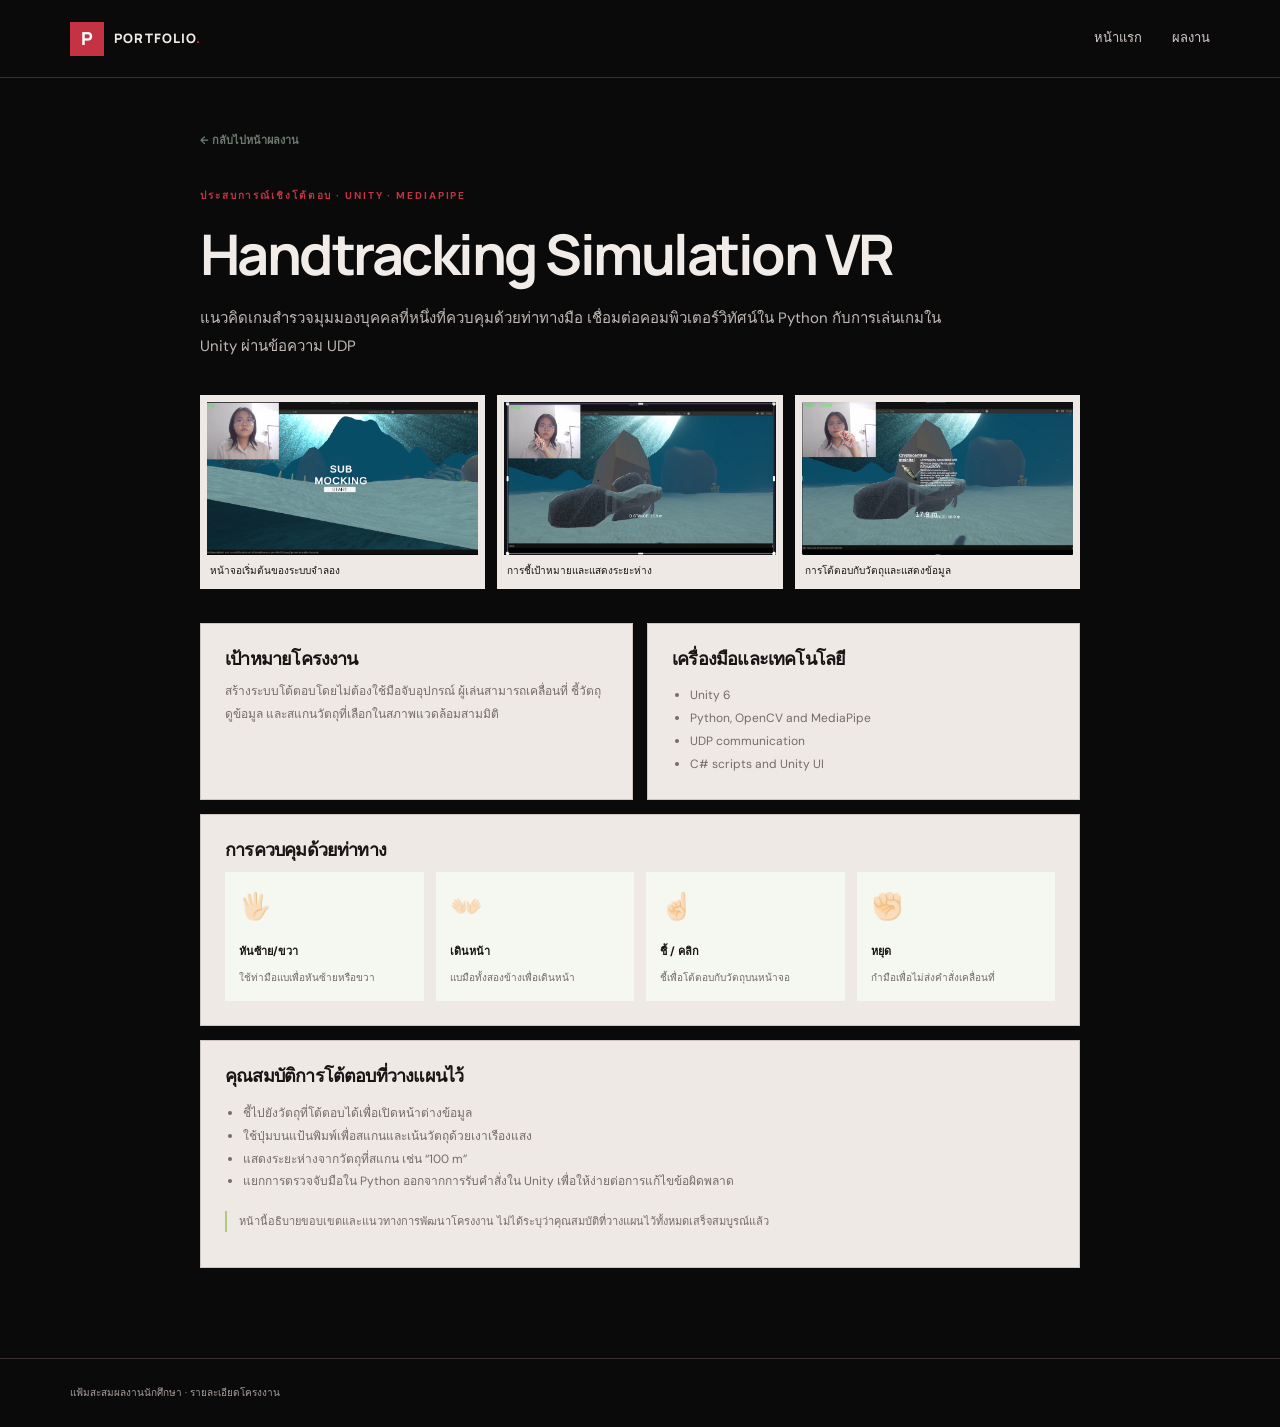
<file: projects/vr-hand-tracking.html>
<!doctype html>
<html lang="th">
<head>
  <meta charset="utf-8">
  <meta name="viewport" content="width=device-width, initial-scale=1">
  <title>เกม FPS ควบคุมด้วยท่าทางมือ | โครงงาน</title>
  <link rel="stylesheet" href="../portfolio.css">
</head>
<body class="detail-page">
  <header class="site-header compact">
    <a class="brand" href="../index.html"><span class="brand-mark">P</span><span>PORTFOLIO<span class="brand-dot">.</span></span></a>
    <nav aria-label="Main navigation"><a href="../index.html">หน้าแรก</a><a href="../project.html">ผลงาน</a></nav>
  </header>
  <main class="detail-main">
    <a class="back-link" href="../project.html">← กลับไปหน้าผลงาน</a>
    <p class="eyebrow">ประสบการณ์เชิงโต้ตอบ · UNITY · MEDIAPIPE</p>
    <h1>Handtracking Simulation VR</h1>
    <p class="lead">แนวคิดเกมสำรวจมุมมองบุคคลที่หนึ่งที่ควบคุมด้วยท่าทางมือ เชื่อมต่อคอมพิวเตอร์วิทัศน์ใน Python กับการเล่นเกมใน Unity ผ่านข้อความ UDP</p>
        <div class="vr-gallery">
      <figure><img src="../assets/handtracking-1.png" alt="หน้าจอเริ่มต้นของการจำลอง VR"><figcaption>หน้าจอเริ่มต้นของระบบจำลอง</figcaption></figure>
      <figure><img src="../assets/handtracking-2.png" alt="การชี้เป้าหมายและแสดงระยะห่าง"><figcaption>การชี้เป้าหมายและแสดงระยะห่าง</figcaption></figure>
      <figure><img src="../assets/handtracking-3.png" alt="การหยิบข้อมูลวัตถุด้วยท่าทางมือ"><figcaption>การโต้ตอบกับวัตถุและแสดงข้อมูล</figcaption></figure>
    </div>
    <div class="detail-grid">
      <section class="detail-card">
        <h2>เป้าหมายโครงงาน</h2>
        <p>สร้างระบบโต้ตอบโดยไม่ต้องใช้มือจับอุปกรณ์ ผู้เล่นสามารถเคลื่อนที่ ชี้วัตถุ ดูข้อมูล และสแกนวัตถุที่เลือกในสภาพแวดล้อมสามมิติ</p>
      </section>
      <section class="detail-card">
        <h2>เครื่องมือและเทคโนโลยี</h2>
        <ul><li>Unity 6</li><li>Python, OpenCV and MediaPipe</li><li>UDP communication</li><li>C# scripts and Unity UI</li></ul>
      </section>
      <section class="detail-card wide">
        <h2>การควบคุมด้วยท่าทาง</h2>
        <div class="gesture-list">
          <div><span class="gesture">🖐🏻</span><strong>หันซ้าย/ขวา</strong><p>ใช้ท่ามือแบเพื่อหันซ้ายหรือขวา</p></div>
          <div><span class="gesture">👐🏻</span><strong>เดินหน้า</strong><p>แบมือทั้งสองข้างเพื่อเดินหน้า</p></div>
          <div><span class="gesture">☝🏻</span><strong>ชี้ / คลิก</strong><p>ชี้เพื่อโต้ตอบกับวัตถุบนหน้าจอ</p></div>
          <div><span class="gesture">✊🏻</span><strong>หยุด</strong><p>กำมือเพื่อไม่ส่งคำสั่งเคลื่อนที่</p></div>
        </div>
      </section>
      <section class="detail-card wide">
        <h2>คุณสมบัติการโต้ตอบที่วางแผนไว้</h2>
        <ul>
          <li>ชี้ไปยังวัตถุที่โต้ตอบได้เพื่อเปิดหน้าต่างข้อมูล</li>
          <li>ใช้ปุ่มบนแป้นพิมพ์เพื่อสแกนและเน้นวัตถุด้วยเงาเรืองแสง</li>
          <li>แสดงระยะห่างจากวัตถุที่สแกน เช่น “100 m”</li>
          <li>แยกการตรวจจับมือใน Python ออกจากการรับคำสั่งใน Unity เพื่อให้ง่ายต่อการแก้ไขข้อผิดพลาด</li>
        </ul>
        <p class="note">หน้านี้อธิบายขอบเขตและแนวทางการพัฒนาโครงงาน ไม่ได้ระบุว่าคุณสมบัติที่วางแผนไว้ทั้งหมดเสร็จสมบูรณ์แล้ว</p>
      </section>
    </div>
  </main>
  <footer class="site-footer"><p>แฟ้มสะสมผลงานนักศึกษา · รายละเอียดโครงงาน</p></footer>
</body>
</html>
</file>
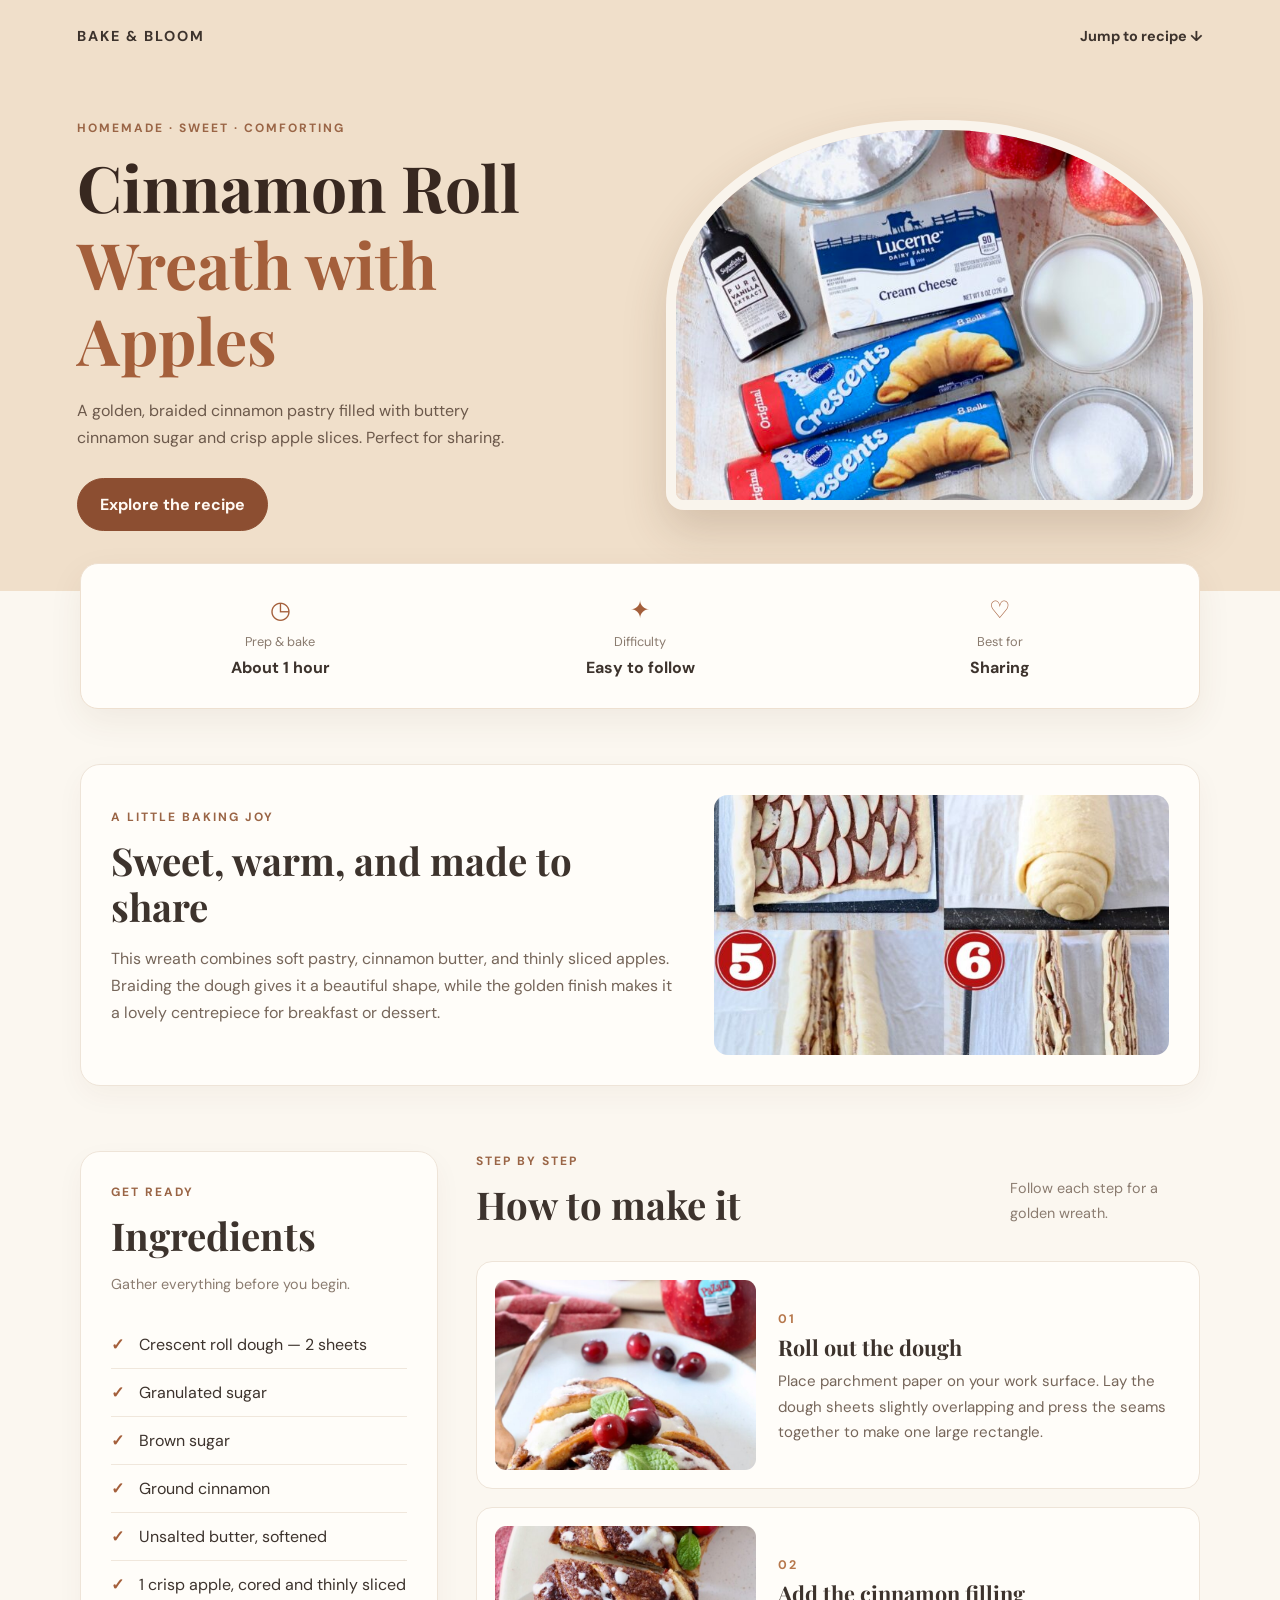
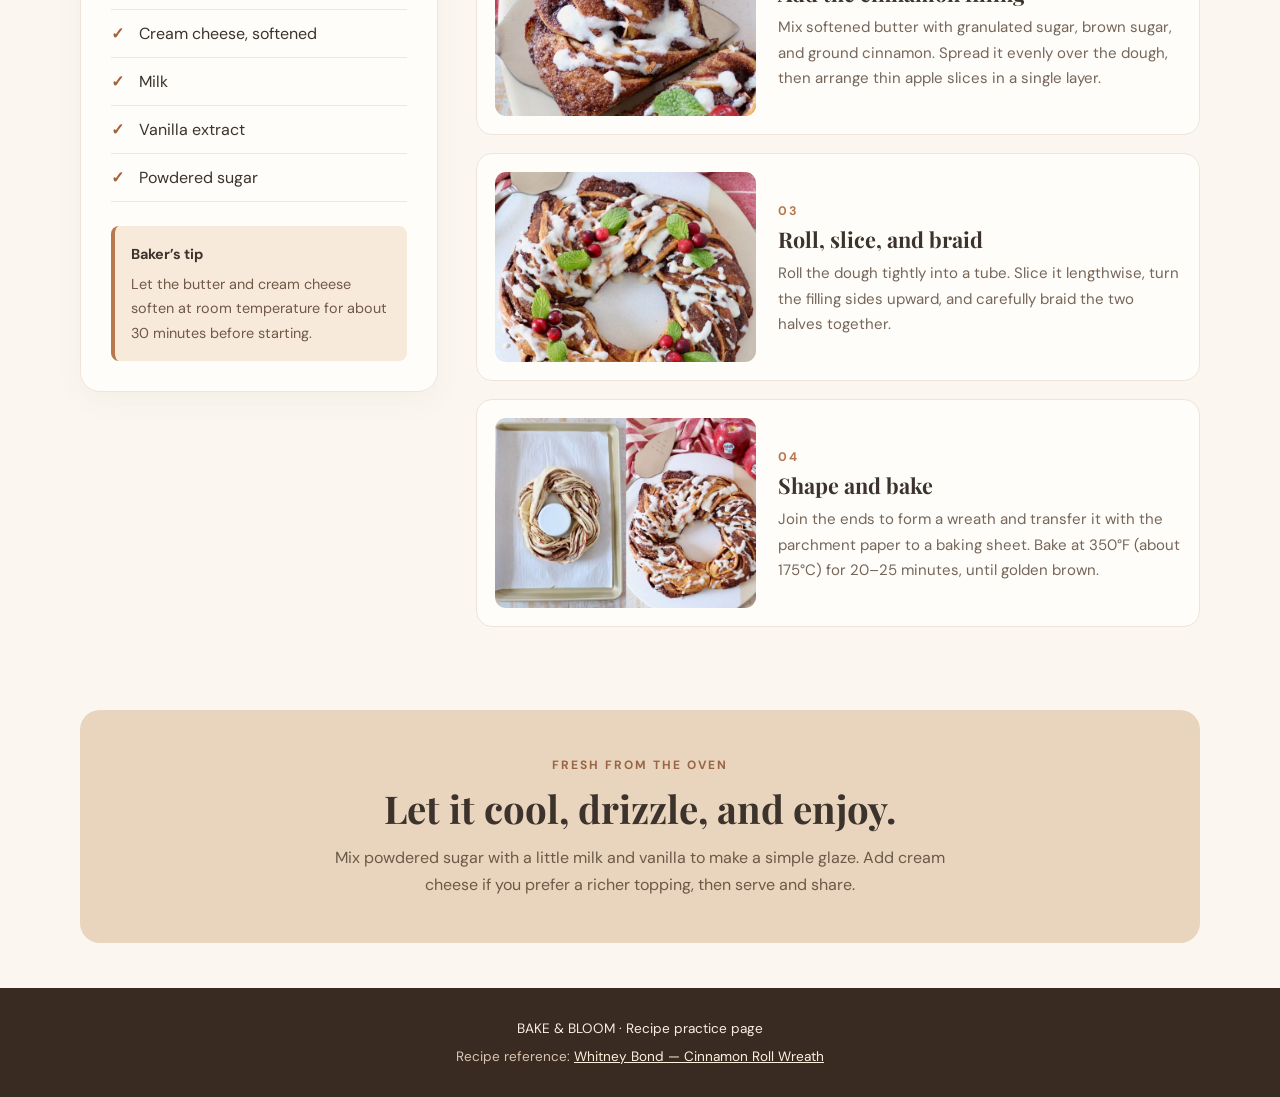
<file: assignments/cinnamon-roll/recipe.html>
<!DOCTYPE html>
<html lang="en">
<head>
    <meta charset="UTF-8">
    <meta name="viewport" content="width=device-width, initial-scale=1.0">
    <title>Cinnamon Roll Wreath with Apples | Recipe</title>
    <link rel="stylesheet" href="recipe.css">
</head>
<body>
    <header class="hero">
        <nav class="top-nav" aria-label="Main navigation">
            <a class="brand" href="#top">BAKE & BLOOM</a>
            <a href="#recipe">Jump to recipe ↓</a>
        </nav>
        <div class="hero-content" id="top">
            <p class="eyebrow">HOMEMADE · SWEET · COMFORTING</p>
            <h1>Cinnamon Roll<br><span>Wreath with Apples</span></h1>
            <p class="intro">A golden, braided cinnamon pastry filled with buttery cinnamon sugar and crisp apple slices. Perfect for sharing.</p>
            <a class="primary-link" href="#recipe">Explore the recipe</a>
        </div>
        <img class="hero-image" src="images/cinnamon-1.jpeg" alt="Cinnamon roll wreath with apples">
    </header>

    <main>
        <section class="recipe-summary" aria-label="Recipe overview">
            <div class="summary-item"><span class="summary-icon">◷</span><p class="summary-label">Prep & bake</p><p class="summary-value">About 1 hour</p></div>
            <div class="summary-item"><span class="summary-icon">✦</span><p class="summary-label">Difficulty</p><p class="summary-value">Easy to follow</p></div>
            <div class="summary-item"><span class="summary-icon">♡</span><p class="summary-label">Best for</p><p class="summary-value">Sharing</p></div>
        </section>

        <section class="story section-card">
            <div class="story-text">
                <p class="eyebrow">A LITTLE BAKING JOY</p>
                <h2>Sweet, warm, and made to share</h2>
                <p>This wreath combines soft pastry, cinnamon butter, and thinly sliced apples. Braiding the dough gives it a beautiful shape, while the golden finish makes it a lovely centrepiece for breakfast or dessert.</p>
            </div>
            <img src="images/cinnamon-2.jpeg" alt="Preparing the cinnamon and apple filling" loading="lazy">
        </section>

        <section class="recipe-layout" id="recipe">
            <aside class="ingredients section-card">
                <p class="eyebrow">GET READY</p>
                <h2>Ingredients</h2>
                <p class="section-note">Gather everything before you begin.</p>
                <ul class="ingredient-list">
                    <li>Crescent roll dough — 2 sheets</li>
                    <li>Granulated sugar</li>
                    <li>Brown sugar</li>
                    <li>Ground cinnamon</li>
                    <li>Unsalted butter, softened</li>
                    <li>1 crisp apple, cored and thinly sliced</li>
                    <li>Cream cheese, softened</li>
                    <li>Milk</li>
                    <li>Vanilla extract</li>
                    <li>Powdered sugar</li>
                </ul>
                <div class="tip-box"><strong>Baker’s tip</strong><p>Let the butter and cream cheese soften at room temperature for about 30 minutes before starting.</p></div>
            </aside>

            <section class="instructions">
                <div class="section-heading">
                    <div><p class="eyebrow">STEP BY STEP</p><h2>How to make it</h2></div>
                    <p class="section-note">Follow each step for a golden wreath.</p>
                </div>
                <article class="step-card">
                    <img src="images/cinnamon-3.jpeg" alt="Rolling out the pastry dough" loading="lazy">
                    <div class="step-copy"><span class="step-number">01</span><h3>Roll out the dough</h3><p>Place parchment paper on your work surface. Lay the dough sheets slightly overlapping and press the seams together to make one large rectangle.</p></div>
                </article>
                <article class="step-card">
                    <img src="images/cinnamon-4.jpeg" alt="Spreading cinnamon butter and adding apple slices" loading="lazy">
                    <div class="step-copy"><span class="step-number">02</span><h3>Add the cinnamon filling</h3><p>Mix softened butter with granulated sugar, brown sugar, and ground cinnamon. Spread it evenly over the dough, then arrange thin apple slices in a single layer.</p></div>
                </article>
                <article class="step-card">
                    <img src="images/cinnamon-5.jpeg" alt="Braiding the filled pastry" loading="lazy">
                    <div class="step-copy"><span class="step-number">03</span><h3>Roll, slice, and braid</h3><p>Roll the dough tightly into a tube. Slice it lengthwise, turn the filling sides upward, and carefully braid the two halves together.</p></div>
                </article>
                <article class="step-card">
                    <img src="images/cinnamon-6.jpeg" alt="Finished golden cinnamon roll wreath" loading="lazy">
                    <div class="step-copy"><span class="step-number">04</span><h3>Shape and bake</h3><p>Join the ends to form a wreath and transfer it with the parchment paper to a baking sheet. Bake at 350°F (about 175°C) for 20–25 minutes, until golden brown.</p></div>
                </article>
            </section>
        </section>

        <section class="finish-banner">
            <p class="eyebrow">FRESH FROM THE OVEN</p>
            <h2>Let it cool, drizzle, and enjoy.</h2>
            <p>Mix powdered sugar with a little milk and vanilla to make a simple glaze. Add cream cheese if you prefer a richer topping, then serve and share.</p>
        </section>
    </main>

    <footer>
        <p>BAKE & BLOOM · Recipe practice page</p>
        <p class="source">Recipe reference: <a href="https://whitneybond.com/cinnamon-roll-wreath/" target="_blank" rel="noopener noreferrer">Whitney Bond — Cinnamon Roll Wreath</a></p>
    </footer>
</body>
</html>
</file>
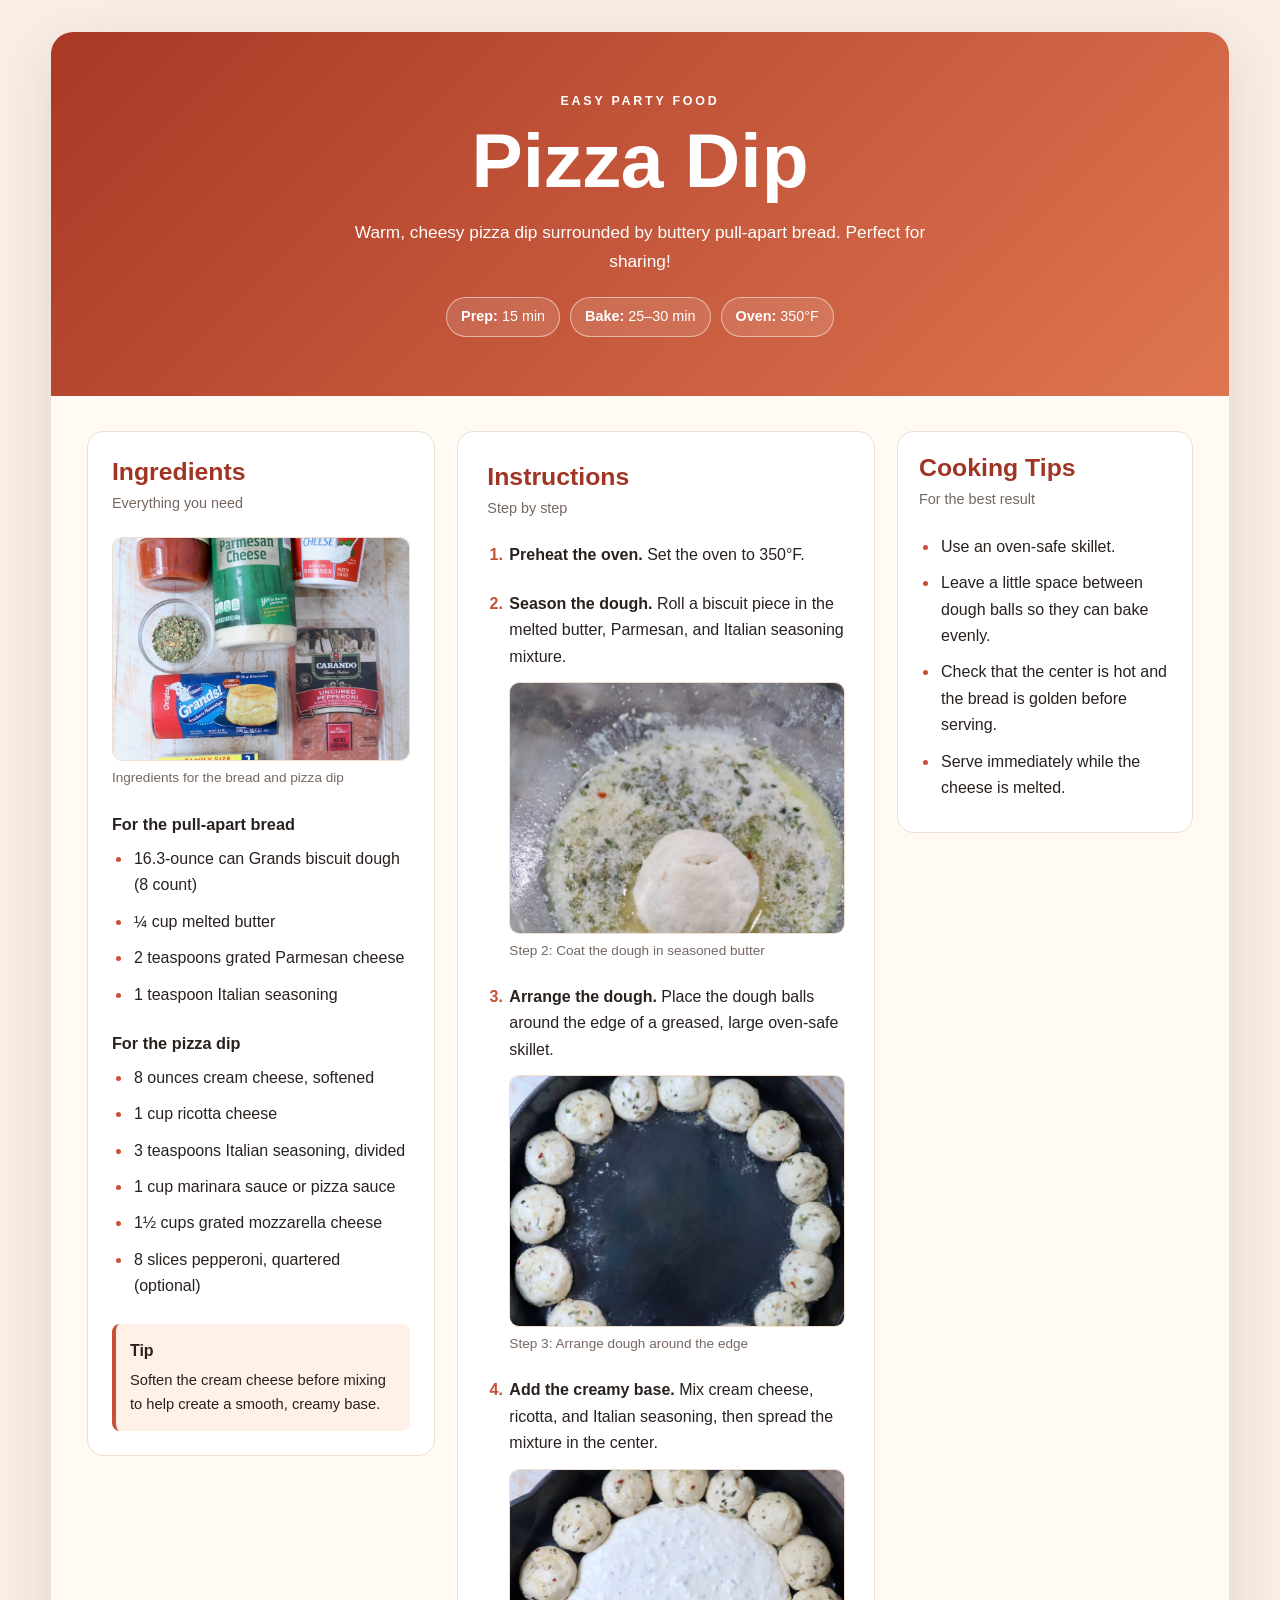
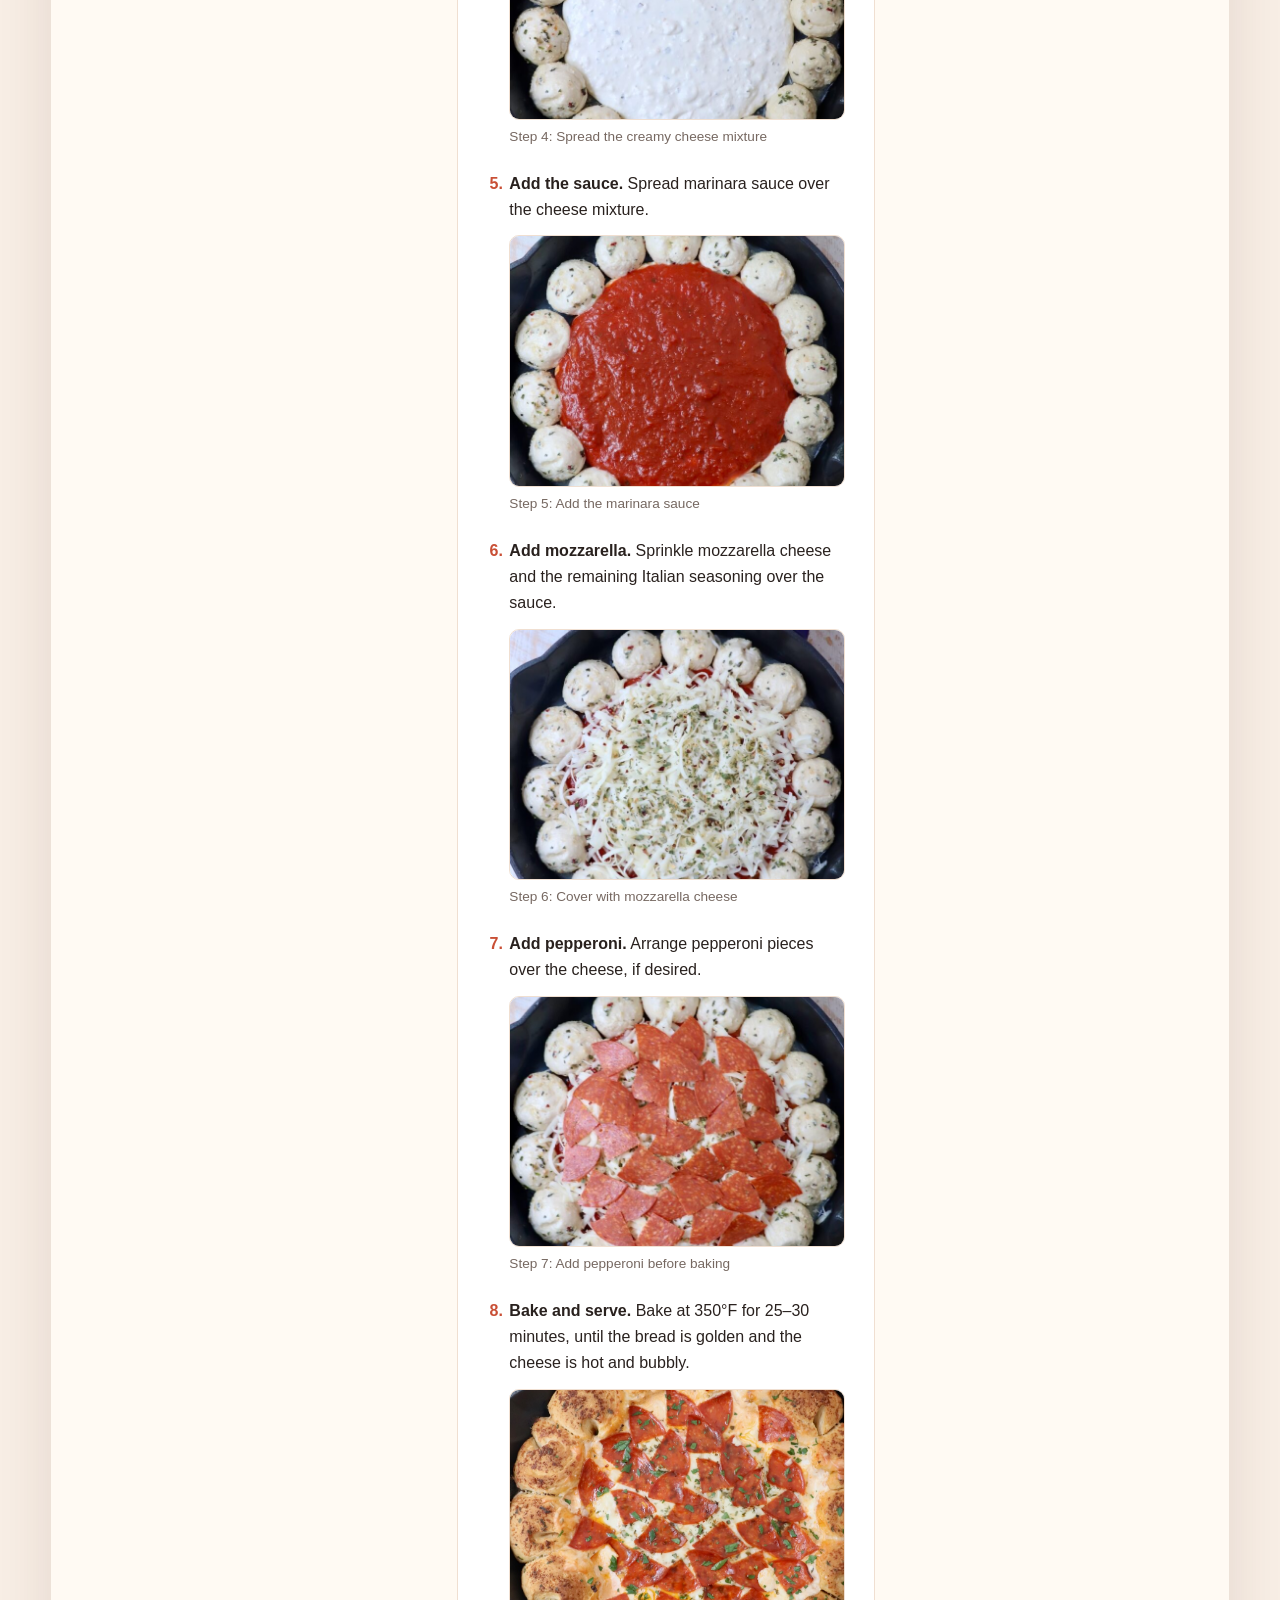
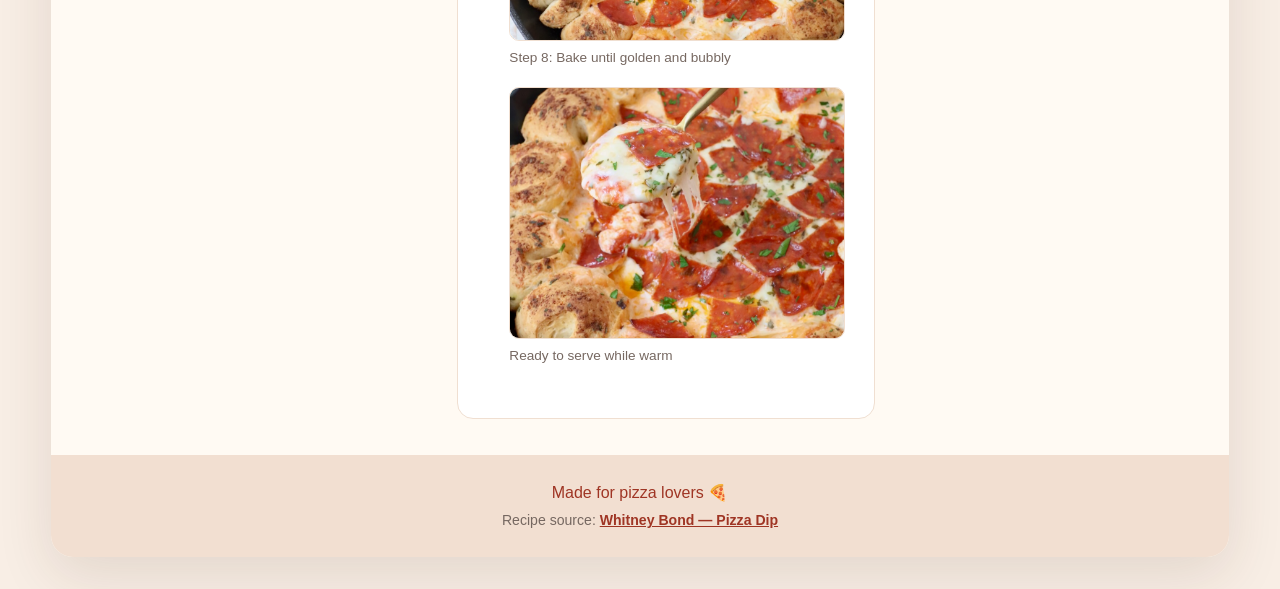
<file: assignments/pizza-dip/recipe.html>
<!DOCTYPE html>
<html lang="en">
<head>
    <meta charset="UTF-8">
    <meta name="viewport" content="width=device-width, initial-scale=1.0">
    <meta name="description" content="An easy-to-share recipe for warm, cheesy pizza dip with pull-apart bread.">
    <title>Pizza Dip | Recipe</title>
    <link rel="stylesheet" href="main.css">
</head>
<body>
    <div class="page">
        <header id="header">
            <p class="eyebrow">EASY PARTY FOOD</p>
            <h1>Pizza Dip</h1>
            <p class="intro">Warm, cheesy pizza dip surrounded by buttery pull-apart bread. Perfect for sharing!</p>
            <div class="recipe-meta">
                <span><strong>Prep:</strong> 15 min</span>
                <span><strong>Bake:</strong> 25–30 min</span>
                <span><strong>Oven:</strong> 350°F</span>
            </div>
        </header>

        <main class="grid-container">
            <section id="main1" class="panel">
                <h2>Ingredients</h2>
                <p class="section-note">Everything you need</p>
                <figure class="step-photo">
                    <img src="pic/pizza-dip-1.jpeg" alt="All ingredients needed for pizza dip">
                    <figcaption>Ingredients for the bread and pizza dip</figcaption>
                </figure>
                <h3>For the pull-apart bread</h3>
                <ul>
                    <li>16.3-ounce can Grands biscuit dough (8 count)</li>
                    <li>¼ cup melted butter</li>
                    <li>2 teaspoons grated Parmesan cheese</li>
                    <li>1 teaspoon Italian seasoning</li>
                </ul>
                <h3>For the pizza dip</h3>
                <ul>
                    <li>8 ounces cream cheese, softened</li>
                    <li>1 cup ricotta cheese</li>
                    <li>3 teaspoons Italian seasoning, divided</li>
                    <li>1 cup marinara sauce or pizza sauce</li>
                    <li>1½ cups grated mozzarella cheese</li>
                    <li>8 slices pepperoni, quartered (optional)</li>
                </ul>
                <div class="tip">
                    <strong>Tip</strong>
                    <p>Soften the cream cheese before mixing to help create a smooth, creamy base.</p>
                </div>
            </section>

            <section id="main2" class="panel">
                <h2>Instructions</h2>
                <p class="section-note">Step by step</p>
                <ol class="steps">
                    <li>
                        <strong>Preheat the oven.</strong> Set the oven to 350°F.
                    </li>
                    <li>
                        <strong>Season the dough.</strong> Roll a biscuit piece in the melted butter, Parmesan, and Italian seasoning mixture.
                        <figure class="step-photo">
                            <img src="pic/pizza-dip-2.jpeg" alt="Biscuit dough coated in seasoned butter">
                            <figcaption>Step 2: Coat the dough in seasoned butter</figcaption>
                        </figure>
                    </li>
                    <li>
                        <strong>Arrange the dough.</strong> Place the dough balls around the edge of a greased, large oven-safe skillet.
                        <figure class="step-photo">
                            <img src="pic/pizza-dip-3.jpeg" alt="Seasoned dough balls arranged around the skillet">
                            <figcaption>Step 3: Arrange dough around the edge</figcaption>
                        </figure>
                    </li>
                    <li>
                        <strong>Add the creamy base.</strong> Mix cream cheese, ricotta, and Italian seasoning, then spread the mixture in the center.
                        <figure class="step-photo">
                            <img src="pic/pizza-dip-4.jpeg" alt="Creamy cheese mixture in the center of the skillet">
                            <figcaption>Step 4: Spread the creamy cheese mixture</figcaption>
                        </figure>
                    </li>
                    <li>
                        <strong>Add the sauce.</strong> Spread marinara sauce over the cheese mixture.
                        <figure class="step-photo">
                            <img src="pic/pizza-dip-5.jpeg" alt="Marinara sauce spread over the creamy cheese layer">
                            <figcaption>Step 5: Add the marinara sauce</figcaption>
                        </figure>
                    </li>
                    <li>
                        <strong>Add mozzarella.</strong> Sprinkle mozzarella cheese and the remaining Italian seasoning over the sauce.
                        <figure class="step-photo">
                            <img src="pic/pizza-dip-6.jpeg" alt="Mozzarella cheese sprinkled over the pizza dip">
                            <figcaption>Step 6: Cover with mozzarella cheese</figcaption>
                        </figure>
                    </li>
                    <li>
                        <strong>Add pepperoni.</strong> Arrange pepperoni pieces over the cheese, if desired.
                        <figure class="step-photo">
                            <img src="pic/pizza-dip-7.jpeg" alt="Pepperoni pieces arranged on top of the unbaked pizza dip">
                            <figcaption>Step 7: Add pepperoni before baking</figcaption>
                        </figure>
                    </li>
                    <li>
                        <strong>Bake and serve.</strong> Bake at 350°F for 25–30 minutes, until the bread is golden and the cheese is hot and bubbly.
                        <figure class="step-photo">
                            <img src="pic/pizza-dip-8.jpeg" alt="Fully baked pizza dip with golden pull-apart bread">
                            <figcaption>Step 8: Bake until golden and bubbly</figcaption>
                        </figure>
                        <figure class="step-photo">
                            <img src="pic/pizza-dip-9.jpeg" alt="A serving spoon lifting melted cheese from the finished pizza dip">
                            <figcaption>Ready to serve while warm</figcaption>
                        </figure>
                    </li>
                </ol>
            </section>

            <aside id="right" class="panel gallery">
                <h2>Cooking Tips</h2>
                <p class="section-note">For the best result</p>
                <ul>
                    <li>Use an oven-safe skillet.</li>
                    <li>Leave a little space between dough balls so they can bake evenly.</li>
                    <li>Check that the center is hot and the bread is golden before serving.</li>
                    <li>Serve immediately while the cheese is melted.</li>
                </ul>
            </aside>
        </main>

        <footer id="footer">
            <p>Made for pizza lovers 🍕</p>
            <p class="source">Recipe source: <a href="https://whitneybond.com/pizza-dip/" target="_blank" rel="noopener noreferrer">Whitney Bond — Pizza Dip</a></p>
        </footer>
    </div>
</body>
</html>
</file>
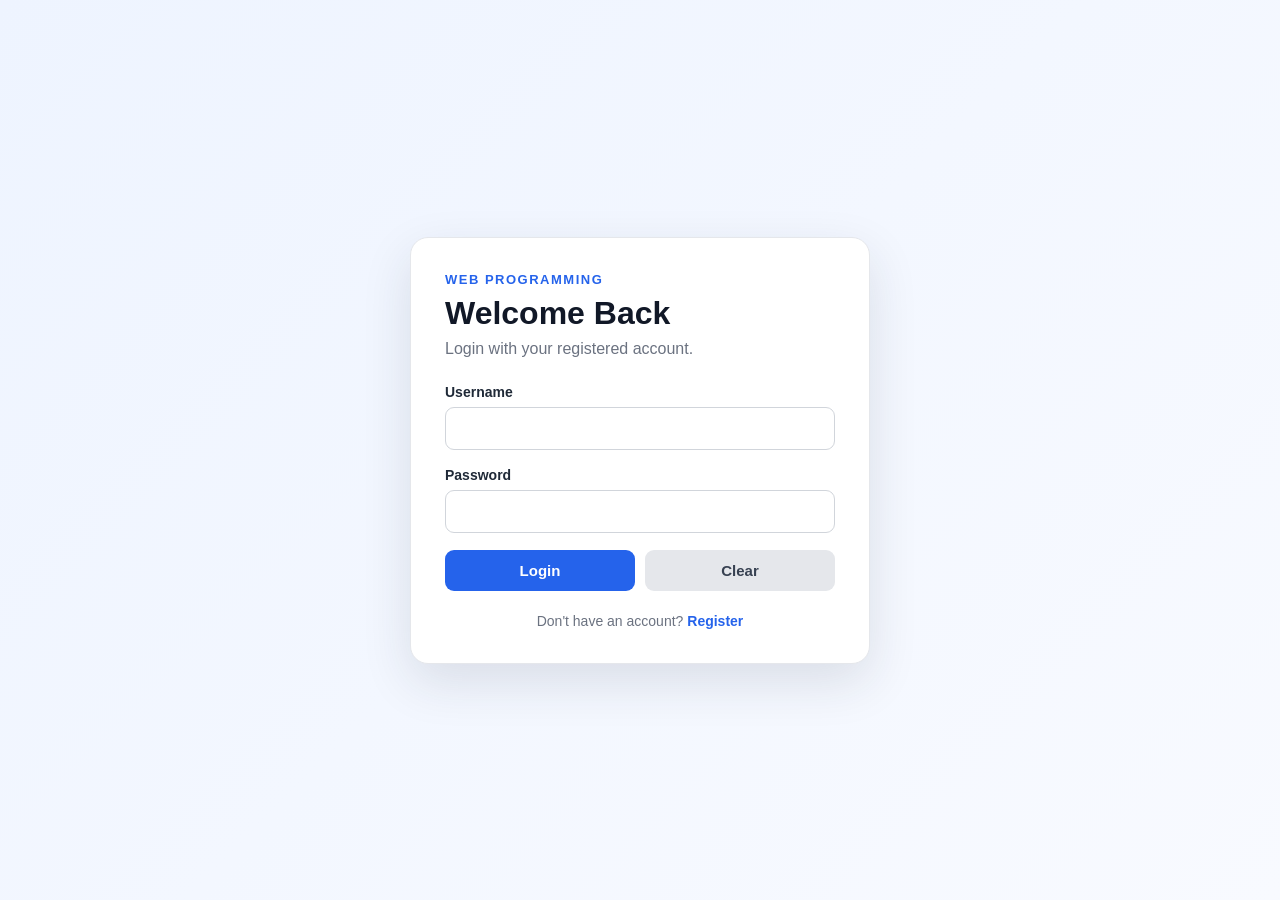
<file: assignments/register-login/login.html>
<!DOCTYPE html>
<html lang="en">
<head>
    <meta charset="UTF-8">
    <meta name="viewport" content="width=device-width, initial-scale=1.0">
    <title>Login</title>
    <link rel="stylesheet" href="style.css">
    <script src="login.js" defer></script>
</head>
<body>
    <main class="page">
        <section class="card login-card">
            <div class="brand">WEB PROGRAMMING</div>
            <h1>Welcome Back</h1>
            <p class="subtitle">Login with your registered account.</p>

            <form name="myLogin" id="myLogin">
                <div class="field">
                    <label for="username">Username</label>
                    <input type="text" id="username" name="username" autocomplete="username" required>
                </div>

                <div class="field">
                    <label for="password">Password</label>
                    <input type="password" id="password" name="password" autocomplete="current-password" required>
                </div>

                <div class="actions">
                    <input type="submit" value="Login" id="loginBtn" class="btn primary">
                    <input type="reset" value="Clear" id="clearBtn" class="btn secondary">
                </div>

                <p class="switch">Don't have an account?
                    <a href="register.html">Register</a>
                </p>
            </form>
        </section>
    </main>
</body>
</html>
</file>
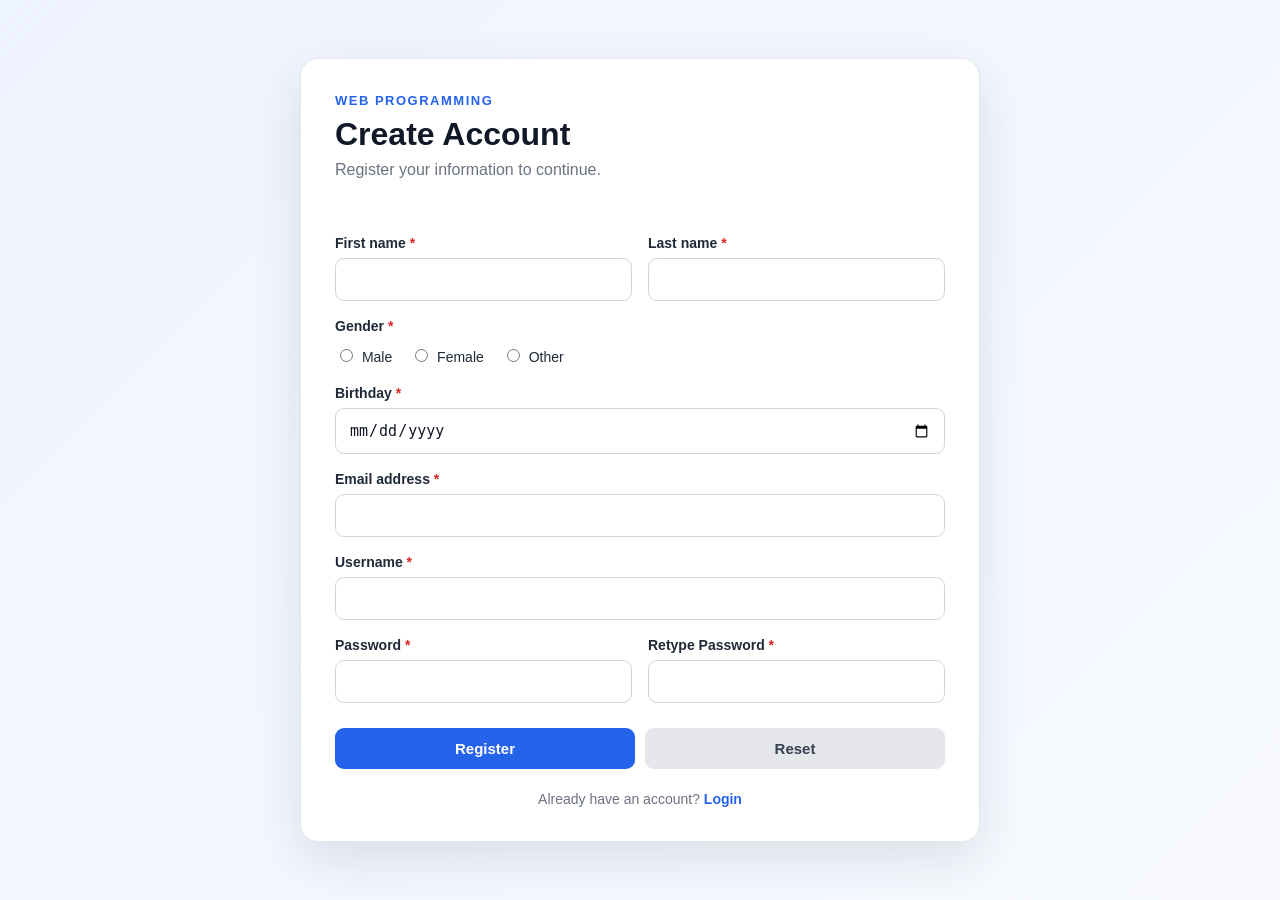
<file: assignments/register-login/register.html>
<!DOCTYPE html>
<html lang="en">
<head>
    <meta charset="UTF-8">
    <meta name="viewport" content="width=device-width, initial-scale=1.0">
    <title>Register</title>
    <link rel="stylesheet" href="style.css">
    <script src="register.js" defer></script>
</head>
<body>
    <main class="page">
        <section class="card">
            <div class="brand">WEB PROGRAMMING</div>
            <h1>Create Account</h1>
            <p class="subtitle">Register your information to continue.</p>

            <form name="myRegister" id="myRegister" action="login.html" novalidate>
                <div id="errormsg" class="error" aria-live="polite"></div>

                <div class="grid">
                    <div class="field">
                        <label for="firstname">First name <span>*</span></label>
                        <input type="text" id="firstname" name="firstname" autocomplete="given-name" required>
                    </div>

                    <div class="field">
                        <label for="lastname">Last name <span>*</span></label>
                        <input type="text" id="lastname" name="lastname" autocomplete="family-name" required>
                    </div>
                </div>

                <div class="field">
                    <label>Gender <span>*</span></label>
                    <div class="radio-group">
                        <label><input type="radio" name="gender" value="male" required> Male</label>
                        <label><input type="radio" name="gender" value="female"> Female</label>
                        <label><input type="radio" name="gender" value="other"> Other</label>
                    </div>
                </div>

                <div class="field">
                    <label for="bday">Birthday <span>*</span></label>
                    <input type="date" id="bday" name="bday" required>
                </div>

                <div class="field">
                    <label for="email">Email address <span>*</span></label>
                    <input type="email" id="email" name="email" autocomplete="email" required>
                </div>

                <div class="field">
                    <label for="username">Username <span>*</span></label>
                    <input type="text" id="username" name="username" autocomplete="username" required>
                </div>

                <div class="grid">
                    <div class="field">
                        <label for="password">Password <span>*</span></label>
                        <input type="password" id="password" name="password" autocomplete="new-password" required>
                    </div>

                    <div class="field">
                        <label for="retypePassword">Retype Password <span>*</span></label>
                        <input type="password" id="retypePassword" name="retypePassword" autocomplete="new-password" required>
                    </div>
                </div>

                <div class="actions">
                    <input type="submit" value="Register" id="registerBtn" class="btn primary">
                    <input type="reset" value="Reset" id="resetBtn" class="btn secondary">
                </div>

                <p class="switch">Already have an account?
                    <a href="login.html">Login</a>
                </p>
            </form>
        </section>
    </main>
</body>
</html>
</file>
<file: portfolio.css>
@import url('https://fonts.googleapis.com/css2?family=DM+Sans:wght@400;500;600;700&family=Manrope:wght@400;500;600;700;800&display=swap');
:root{--ink:#17221f;--muted:#68736f;--paper:#f8f9f6;--line:#dfe5df;--green:#d5f06b;--deep:#243c35;--white:#fff;--lav:#e8e5ff;--orange:#f1a878}
*{box-sizing:border-box}
html{scroll-behavior:smooth;scroll-padding-top:90px}
body{margin:0;background:var(--paper);color:var(--ink);font-family:'DM Sans',sans-serif;line-height:1.6}
a{color:inherit;text-decoration:none}
button{font:inherit}
.site-header{height:78px;padding:0 max(5.5vw,24px);display:flex;align-items:center;justify-content:space-between;border-bottom:1px solid rgba(23,34,31,.09);background:rgba(248,249,246,.94);position:sticky;top:0;z-index:20;backdrop-filter:blur(14px)}
.brand{display:inline-flex;align-items:center;gap:10px;font-family:Manrope,sans-serif;font-weight:800;letter-spacing:.08em;font-size:13px}
.brand-mark{width:34px;height:34px;background:var(--green);display:grid;place-items:center;border-radius:11px;font-size:18px;letter-spacing:0;color:var(--ink)}
.brand-dot{color:#7c9b27}
.site-header nav{display:flex;gap:30px;align-items:center;font-size:13px;color:#59635f}
.site-header nav a{padding:9px 0;transition:color .2s}
.site-header nav a:hover,.site-header nav a.active{color:var(--ink);font-weight:700}
.menu-toggle{display:none;border:1px solid var(--line);background:white;border-radius:9px;padding:8px 12px}
.section-wrap{width:min(1120px,89%);margin-inline:auto}
.hero{min-height:590px;display:grid;grid-template-columns:1.35fr .75fr;align-items:center;gap:9%;padding-top:72px;padding-bottom:82px;position:relative}
.hero-copy{position:relative;z-index:2}
.eyebrow{display:flex;align-items:center;gap:10px;color:#63736b;font-size:10px;letter-spacing:.19em;font-weight:700;margin:0 0 18px}
.eyebrow-line{width:25px;height:2px;background:#8aa344}
h1,h2,h3,p{margin-top:0}
h1,h2,h3{font-family:Manrope,sans-serif;letter-spacing:-.045em;line-height:1.15}
.hero h1,.projects-hero h1{font-size:clamp(42px,5.4vw,68px);margin:0 0 22px;font-weight:700;line-height:1.08}
.hero h1 span,.projects-hero h1 span{color:#7b8e56}
.hero-intro{font-size:15px;color:#606c66;max-width:570px;line-height:1.9}
.hero-intro strong{color:var(--ink)}
.hero-actions{display:flex;align-items:center;gap:24px;margin-top:28px;flex-wrap:wrap}
.button{display:inline-flex;align-items:center;justify-content:center;gap:16px;padding:13px 18px;border-radius:8px;font-size:12px;font-weight:700;transition:transform .2s,background .2s}
.button:hover{transform:translateY(-2px)}
.button.primary{background:var(--deep);color:white}
.button.primary:hover{background:#31564a}
.button.light{background:var(--green);color:var(--ink)}
.text-link{font-size:12px;font-weight:700;border-bottom:1px solid #b7c0b9;padding-bottom:4px}
.hero-meta{display:flex;flex-wrap:wrap;gap:16px;margin-top:38px;color:#7a8580;font-size:10px}
.hero-meta span{display:flex;align-items:center;gap:7px}
.hero-meta i{width:5px;height:5px;border-radius:50%;background:#a0b56a}
.profile-card{background:#fff;border:1px solid #e5e9e3;border-radius:16px;padding:22px 24px 24px;box-shadow:0 22px 65px #29392e0d;position:relative;z-index:2}
.profile-top{display:flex;justify-content:space-between;font-size:9px;letter-spacing:.14em;color:#7a8580;font-weight:700}
.profile-index{color:#b0b8b2}
.avatar{width:104px;height:104px;border-radius:28px;background:var(--lav);margin:28px auto 20px;display:grid;place-items:center;font-family:Manrope;font-size:55px;font-weight:800;position:relative;color:#514c88;transform:rotate(-4deg)}
.avatar span{position:absolute;right:-8px;top:-9px;background:var(--green);color:#46552c;width:30px;height:30px;border-radius:50%;display:grid;place-items:center;font-size:18px}
.profile-card h2{text-align:center;font-size:20px;margin-bottom:4px;letter-spacing:-.04em}
.profile-role{text-align:center;font-size:11px;color:#818b85;margin-bottom:22px}
.profile-divider{height:1px;background:#e8ece7;margin-bottom:17px}
.profile-facts{display:grid;grid-template-columns:1fr 1fr;gap:14px}
.profile-facts span{display:block;font-size:8px;letter-spacing:.14em;color:#8b958f;margin-bottom:5px}
.profile-facts strong{font-size:11px}
.profile-note{font-size:10px;line-height:1.7;color:#8a938d;margin:20px 0 0}
.hero-decoration{position:absolute;border:1px solid #e4e9df;border-radius:50%;z-index:0}
.decor-one{width:250px;height:250px;right:-7%;top:80px}
.decor-two{width:105px;height:105px;right:36%;bottom:65px;border-color:#dbe5b8}
.about-section{padding:40px 0 100px}
.section-heading{margin-bottom:32px}
.section-heading .eyebrow{margin-bottom:12px}
.section-heading h2,.skills-inner h2,.contact-panel h2{font-size:clamp(28px,3.5vw,40px);margin-bottom:0}
.about-grid{display:grid;grid-template-columns:.9fr 1.1fr;gap:10%}
.about-statement{font-family:Manrope,sans-serif;font-size:23px;line-height:1.55;letter-spacing:-.035em;max-width:380px}
.about-details{display:grid;gap:22px}
.about-details>div{display:grid;grid-template-columns:35px 1fr;gap:14px;border-bottom:1px solid var(--line);padding-bottom:18px}
.detail-number{font-size:10px;color:#91a45e;font-weight:700;padding-top:4px}
.about-details h3{font-size:15px;margin-bottom:6px}
.about-details p{font-size:12px;color:var(--muted);margin-bottom:0;line-height:1.8}
.featured-section{background:#eef1eb;padding:82px 0 90px}
.heading-row{display:flex;align-items:flex-end;justify-content:space-between;gap:20px}
.section-description{font-size:12px;color:var(--muted);max-width:500px;margin:12px 0 0;line-height:1.8}
.featured-grid{display:grid;grid-template-columns:1fr 1fr;gap:20px}
.feature-card{border-radius:14px;overflow:hidden;display:grid;grid-template-columns:1fr 1fr;min-height:300px;position:relative;transition:transform .2s,box-shadow .2s}
.feature-card:hover{transform:translateY(-4px);box-shadow:0 16px 36px #20352c15}
.feature-dark{background:#233c35;color:white}
.feature-lilac{background:#e8e5ff;color:#262447}
.feature-number{position:absolute;top:17px;left:19px;font-size:9px;letter-spacing:.13em;opacity:.65}
.feature-art{margin:46px 0 22px 18px;border-radius:10px;min-height:215px;display:flex;align-items:center;justify-content:center;position:relative;overflow:hidden}
.hand-art{background:#2c4c43}.hand-art span{font-size:80px;filter:grayscale(1);opacity:.85;transform:rotate(-16deg)}.hand-art b{position:absolute;bottom:17px;left:15px;font-size:10px;letter-spacing:.25em;color:#d5f06b}.hand-art i{position:absolute;right:16px;top:16px;color:#d5f06b;font-size:22px;font-style:normal}
.food-art{background:#d6d0ff}.food-art span{font-size:125px;color:#8277c2;opacity:.6;position:absolute}.food-art b{position:relative;font-family:Manrope;font-size:26px;line-height:1.05;letter-spacing:-.05em;color:#363064}.food-art i{position:absolute;right:16px;bottom:12px;font-size:24px;font-style:normal;color:#7365bd}
.feature-content{padding:55px 18px 20px 16px}
.tag{font-size:8px;letter-spacing:.14em;font-weight:700;color:#95a86b;margin-bottom:10px}
.feature-lilac .tag{color:#7770ae}
.feature-content h3{font-size:20px;margin-bottom:11px}
.feature-content>p:not(.tag){font-size:11px;line-height:1.8;opacity:.75}
.card-link{display:inline-flex;gap:16px;align-items:center;font-size:10px;font-weight:700;margin-top:8px}.card-link b{font-size:16px;color:#d5f06b}.feature-lilac .card-link b{color:#5d5799}
.assignment-section{padding:90px 0}
.count-pill{font-size:9px;letter-spacing:.12em;border:1px solid var(--line);padding:8px 11px;border-radius:30px;color:#7d8982;white-space:nowrap}
.assignment-list{border-top:1px solid var(--line);margin-top:34px}
.assignment-item{display:grid;grid-template-columns:54px 1fr 42px;gap:20px;align-items:center;padding:22px 0;border-bottom:1px solid var(--line)}
.assignment-icon{height:48px;width:48px;display:grid;place-items:center;border-radius:13px;font-family:Manrope;font-size:14px;font-weight:800}
.icon-food{background:#f3e2d0;color:#986b45}.icon-pizza{background:#f6ded2;color:#a85b3c}.icon-blog{background:#dce8fa;color:#5578ad}.icon-account{background:#e4e1fa;color:#7165ad}.icon-game{background:#e2edc8;color:#6b803b}
.assignment-type{font-size:8px;letter-spacing:.14em;font-weight:700;color:#8a9a69;margin-bottom:4px}
.assignment-info h3{font-size:17px;margin-bottom:5px;letter-spacing:-.025em}
.assignment-info>p:last-child{font-size:11px;color:var(--muted);margin:0;line-height:1.7}
.round-link{width:37px;height:37px;border:1px solid #d9e0d9;border-radius:50%;display:grid;place-items:center;font-size:18px;transition:all .2s}
.round-link:hover{background:var(--deep);color:white;border-color:var(--deep);transform:rotate(45deg)}
.skills-section{background:#e9ede5;padding:74px 0}
.skills-inner{display:grid;grid-template-columns:.85fr 1.15fr;gap:10%;align-items:center}
.skills-inner h2{max-width:330px}
.skill-cloud{display:flex;gap:9px;flex-wrap:wrap}
.skill-cloud span{border:1px solid #d0d9ce;background:#f7f8f5;padding:9px 12px;border-radius:7px;font-size:10px;color:#59655d}
.contact-section{padding:80px 0 40px}
.contact-panel{background:var(--deep);color:white;border-radius:16px;padding:38px 42px;display:flex;align-items:center;justify-content:space-between;gap:24px}
.contact-panel .eyebrow{color:#d5f06b}.contact-panel h2{margin-bottom:10px}.contact-panel p:not(.eyebrow){color:#c4d0c8;font-size:12px;margin-bottom:0}
.contact-note{font-size:10px;color:#87918b;text-align:center;margin:18px 0 0}
.site-footer{padding:26px 5.5vw;border-top:1px solid var(--line);display:flex;align-items:center;justify-content:space-between;gap:16px;color:#87918b;font-size:10px}
.site-footer p{margin:0}.site-footer>a:last-child{font-weight:700;color:#56645a}
.projects-hero{padding:82px 0 48px}
.projects-hero h1{max-width:700px}
.projects-hero .hero-intro{max-width:650px}
.project-stats{display:flex;gap:42px;margin-top:38px}
.project-stats div{display:grid;gap:2px}
.project-stats strong{font-family:Manrope;font-size:24px}.project-stats span{font-size:10px;color:var(--muted)}
.project-catalog{display:grid;gap:22px;padding-bottom:70px}
.project-feature{display:grid;grid-template-columns:.9fr 1.1fr;border-radius:15px;overflow:hidden;border:1px solid var(--line)}
.project-feature-dark{background:#233c35;color:white;border-color:#233c35}
.project-feature-light{background:#f1efff}
.project-visual{min-height:340px;position:relative;display:flex;align-items:center;justify-content:center;overflow:hidden}
.visual-vr{background:radial-gradient(circle at 50% 45%,#436d5d,#1c312b 66%)}
.visual-chip{position:absolute;top:20px;left:20px;font-size:8px;letter-spacing:.14em;padding:7px 9px;border:1px solid #ffffff50;border-radius:5px;color:#e2ebdf}
.reticle{font-size:40px;color:#d5f06b;font-weight:300;z-index:2}.scan-ring{width:175px;height:175px;border:1px solid #d5f06b9c;border-radius:50%;position:absolute;box-shadow:0 0 30px #d5f06b25}.scan-ring:after{content:"";position:absolute;inset:22px;border:1px dashed #d5f06b6b;border-radius:50%}
.visual-caption{position:absolute;bottom:20px;left:22px;font-size:9px;letter-spacing:.18em;color:#c7d5cb;line-height:1.8}.visual-caption strong{color:#d5f06b}
.visual-mala{background:#dedaff;color:#40396e;flex-direction:column}.mala-symbol{font-size:105px;line-height:1;color:#a7a0e2}.mala-word{font-family:Manrope;font-size:38px;line-height:.95;font-weight:800;letter-spacing:-.07em;text-align:center}.mala-sub{font-size:8px;letter-spacing:.2em;margin-top:22px}
.project-copy{padding:38px 40px;align-self:center}
.project-copy h2{font-size:27px;margin-bottom:14px}
.project-copy>p:not(.tag){font-size:12px;line-height:1.9;color:#aabbb1}
.project-feature-light .project-copy>p:not(.tag){color:#67647c}
.project-copy ul{padding-left:18px;font-size:11px;line-height:2;color:#d6e0d8;margin:18px 0 24px}
.project-feature-light .project-copy ul{color:#66627c}
.project-copy .button{margin-top:2px}
.mini-project-grid{display:grid;grid-template-columns:repeat(3,1fr);gap:12px;margin-top:28px}
.mini-project-grid>a{background:white;border:1px solid var(--line);border-radius:12px;padding:20px;transition:transform .2s,border .2s}
.mini-project-grid>a:hover{transform:translateY(-3px);border-color:#aab99a}
.mini-num{font-size:9px;color:#91a45e;letter-spacing:.12em}
.mini-project-grid h3{font-size:16px;margin:18px 0 6px}
.mini-project-grid p{font-size:11px;color:var(--muted);margin-bottom:20px}
.mini-project-grid a>span:last-child{font-size:10px;font-weight:700}
.detail-page{background:#f8f9f6}
.site-header.compact{position:static}
.detail-main{width:min(880px,89%);margin:48px auto 90px}
.back-link{font-size:11px;color:#6c7a70;font-weight:700;display:inline-block;margin-bottom:38px}
.detail-main h1{font-size:clamp(36px,5vw,56px);max-width:760px;margin-bottom:18px}
.detail-main .lead{font-size:15px;color:var(--muted);line-height:1.9;max-width:760px;margin-bottom:34px}
.detail-grid{display:grid;grid-template-columns:1fr 1fr;gap:14px}
.detail-card{background:white;border:1px solid var(--line);border-radius:12px;padding:24px}
.detail-card.wide{grid-column:1/-1}
.detail-card h2{font-size:18px;margin-bottom:12px}
.detail-card p,.detail-card li{font-size:12px;color:#65716a;line-height:1.9}
.detail-card ul{padding-left:18px;margin-bottom:0}
.note{border-left:2px solid #b3c878;padding-left:12px;margin-top:18px;font-size:11px!important}
.gesture-list{display:grid;grid-template-columns:repeat(4,1fr);gap:12px}
.gesture-list>div{background:#f5f7f1;padding:14px;border-radius:9px}
.gesture{font-size:26px;display:block;margin-bottom:9px}
.gesture-list strong{font-size:11px}.gesture-list p{font-size:10px;margin:6px 0 0}
@media(max-width:800px){
 .hero{grid-template-columns:1fr .8fr;gap:5%;min-height:530px}
 .hero-meta{gap:10px}.hero-meta span{font-size:9px}
 .featured-grid{grid-template-columns:1fr}
 .feature-card{min-height:270px}
 .skills-inner{grid-template-columns:1fr;gap:28px}
 .project-copy{padding:28px}
 .project-visual{min-height:300px}
}
@media(max-width:620px){
 .site-header{height:68px;padding:0 5.5%}
 .menu-toggle{display:block}
 .site-header nav{display:none;position:absolute;top:67px;left:0;right:0;background:var(--paper);border-bottom:1px solid var(--line);padding:15px 6%;flex-direction:column;align-items:flex-start;gap:8px}
 .site-header nav.open{display:flex}
 .site-header nav a{width:100%;padding:8px 0}
 .section-wrap{width:88%}
 .hero{display:flex;flex-direction:column;align-items:stretch;padding-top:55px;padding-bottom:70px;gap:36px}
 .hero h1,.projects-hero h1{font-size:43px}
 .hero-meta{margin-top:28px}
 .profile-card{max-width:390px;width:100%;margin:0 auto}
 .decor-one{right:-18%;top:35px;width:170px;height:170px}
 .decor-two{display:none}
 .about-section{padding:20px 0 70px}
 .about-grid{grid-template-columns:1fr;gap:18px}
 .about-statement{font-size:21px;margin-bottom:8px}
 .featured-section{padding:62px 0}
 .heading-row{align-items:flex-start;flex-direction:column}
 .heading-row>.text-link{margin-top:-12px}
 .feature-card{grid-template-columns:.85fr 1.15fr;min-height:265px}
 .feature-art{margin-left:12px;min-height:180px}
 .feature-content{padding:48px 12px 15px}
 .feature-content h3{font-size:17px}
 .feature-content>p:not(.tag){font-size:10px}
 .assignment-section{padding:65px 0}
 .assignment-item{grid-template-columns:42px 1fr 32px;gap:12px;padding:18px 0}
 .assignment-icon{width:40px;height:40px;border-radius:10px;font-size:12px}
 .assignment-info h3{font-size:15px}
 .assignment-info>p:last-child{font-size:10px}
 .round-link{width:30px;height:30px}
 .skills-section{padding:60px 0}
 .contact-section{padding:58px 0 30px}
 .contact-panel{padding:28px 24px;align-items:flex-start;flex-direction:column}
 .site-footer{flex-wrap:wrap;padding:22px 6%}
 .site-footer p{order:3;width:100%}
 .projects-hero{padding-top:60px}
 .project-stats{gap:22px}
 .project-stats strong{font-size:21px}
 .project-feature{grid-template-columns:1fr}
 .project-visual{min-height:260px}
 .project-copy{padding:27px 24px}
 .project-copy h2{font-size:24px}
 .mini-project-grid{grid-template-columns:1fr 1fr}
 .detail-grid{grid-template-columns:1fr}
 .detail-card.wide{grid-column:auto}
 .gesture-list{grid-template-columns:1fr 1fr}
 .detail-main{margin-top:30px}
}
@media(max-width:390px){
 .feature-card{grid-template-columns:1fr}
 .feature-art{min-height:150px;margin:40px 14px 0}
 .feature-content{padding:20px}
 .mini-project-grid{grid-template-columns:1fr}
 .project-stats{gap:15px}
 .project-stats span{font-size:9px}
}

.avatar.avatar-photo{overflow:visible;background:transparent;transform:none;width:126px;height:126px;border-radius:50%;margin:25px auto 22px}
.avatar.avatar-photo img{width:126px;height:126px;object-fit:cover;object-position:center 32%;border-radius:50%;border:4px solid #fff;box-shadow:0 8px 25px #17221f1c}
.avatar.avatar-photo span{right:-4px;top:0}
.contact-note a{color:#536c3c;text-decoration:underline;text-underline-offset:3px;font-weight:700}

/* Editorial portfolio direction inspired by the supplied visual reference */
:root{--ink:#191515;--paper:#eee9e5;--muted:#756b68;--line:#cfc4c0;--green:#c43243;--deep:#111010;--lav:#eee9e5}
body{background:#0b0a0a;color:var(--ink)}
.site-header{background:#0b0a0a;color:#f2ece8;border-bottom:1px solid #383030}
.site-header nav{color:#d5ccca}
.site-header nav a:hover,.site-header nav a.active{color:#e94b5a}
.brand-mark{background:#c43243;color:#fff;border-radius:0}
.brand-dot{color:#c43243}
.hero,.about-section,.assignment-section,.contact-section,.projects-hero,.project-catalog{background:#0b0a0a;color:#f2ece8}
.hero{width:100%;padding:70px max(5.5vw,24px) 85px;grid-template-columns:1.2fr .8fr;gap:7%}
.hero h1,.projects-hero h1{font-size:clamp(52px,8vw,112px);line-height:.91;letter-spacing:-.075em;text-transform:uppercase}
.hero h1 span,.projects-hero h1 span{color:#c43243}
.hero-intro{color:#c2b9b6;max-width:580px}
.eyebrow,.tag,.assignment-type{color:#c43243}
.eyebrow-line{background:#c43243}
.button.primary{background:#c43243;color:#fff;border-radius:0}
.button.light{background:#c43243;color:#fff;border-radius:0}
.text-link{color:#f1e8e4;border-color:#c43243}
.profile-card{background:#eee9e5;color:#191515;border:1px solid #c43243;border-radius:0;box-shadow:none}
.avatar.avatar-photo img{border-radius:0;border-color:#c43243;box-shadow:none}
.avatar.avatar-photo span{border-radius:0;background:#c43243;color:white}
.hero-decoration{display:none}
.about-section{padding-top:60px;padding-bottom:90px}
.about-statement{color:#f2ece8;font-size:clamp(23px,3vw,40px)}
.about-details>div{border-color:#403535}
.about-details h3{color:#f2ece8}
.about-details p{color:#b7acab}
.featured-section,.skills-section{background:#eee9e5;color:#191515}
.featured-section{padding:76px 0 86px}
.section-heading h2,.skills-inner h2{font-size:clamp(30px,4.5vw,58px);text-transform:uppercase;letter-spacing:-.065em}
.section-description{color:#756b68}
.featured-grid{gap:18px}
.editorial-projects{grid-template-columns:repeat(3,minmax(0,1fr));align-items:stretch}
.editorial-card{display:flex;flex-direction:column;border-radius:0;min-height:0;background:#eee9e5;color:#191515;border:1px solid #cfc4c0}
.editorial-card:hover{box-shadow:none;transform:translateY(-3px)}
.editorial-image{height:230px;position:relative;background:#c43243;overflow:hidden;margin:0}
.editorial-image img{width:100%;height:100%;object-fit:cover;display:block;filter:saturate(.88)}
.editorial-card:nth-child(2) .editorial-image img{object-fit:cover}
.editorial-card:nth-child(3) .editorial-image img{object-fit:cover}
.image-index{position:absolute;left:12px;top:12px;background:#c43243;color:white;font-size:8px;letter-spacing:.12em;padding:6px 8px}
.editorial-card .feature-content{padding:23px 21px 24px;margin:0;flex:1}
.editorial-card .feature-content h3{font-size:clamp(18px,2vw,26px);text-transform:uppercase;letter-spacing:-.05em}
.editorial-card .feature-content>p:not(.tag){font-size:12px;color:#756b68}
.editorial-card .card-link{color:#191515}
.editorial-card .card-link b{color:#c43243}
.feature-number{display:none}
.feature-art{display:none}
.assignment-section{padding-top:75px;padding-bottom:75px}
.assignment-item{border-color:#403535}
.assignment-info h3{color:#f2ece8}
.assignment-info>p:last-child{color:#b7acab}
.assignment-icon{border-radius:0}
.count-pill{border-radius:0;border-color:#5a4a49;color:#c9bfbc}
.skill-cloud span{border-radius:0;border-color:#c9bfbc;background:transparent;color:#413837}
.contact-panel{background:#c43243;border-radius:0}
.contact-panel .eyebrow{color:#fff}
.contact-panel p:not(.eyebrow){color:#fff}
.contact-note{color:#aaa09d}
.contact-note a{color:#f2ece8}
.site-footer{background:#0b0a0a;color:#a99e9b;border-color:#383030}
.projects-hero{padding-top:72px;padding-bottom:35px}
.project-catalog{padding-bottom:70px;gap:22px}
.project-feature{border-radius:0;grid-template-columns:1fr 1fr;border-color:#cfc4c0}
.project-feature-dark{background:#171313;color:#f2ece8;border-color:#3e3030}
.project-feature-light{background:#eee9e5;color:#191515}
.project-visual{min-height:340px}
.editorial-visual{padding:0;background:#171313}
.editorial-visual img{width:100%;height:100%;position:absolute;inset:0;object-fit:cover}
.editorial-visual .visual-chip{z-index:1;background:#c43243;color:#fff;border:0;border-radius:0}
.project-copy{padding:clamp(24px,4vw,48px)}
.project-copy h2{font-size:clamp(24px,3.2vw,42px);text-transform:uppercase;letter-spacing:-.06em}
.project-copy>p:not(.tag){color:#bdb2af}
.project-feature-light .project-copy>p:not(.tag){color:#756b68}
.project-copy ul{color:#d4c8c5}
.project-feature-light .project-copy ul{color:#514745}
.mini-project-grid>a{border-radius:0}
.detail-page{background:#0b0a0a;color:#f2ece8}
.detail-page .site-header{background:#0b0a0a}
.detail-main{color:#f2ece8}
.detail-main .lead{color:#c2b9b6}
.detail-card{background:#eee9e5;color:#191515;border-radius:0;border-color:#cfc4c0}
.detail-card p,.detail-card li{color:#756b68}
.detail-card h2{color:#191515}
.gesture-list>div{border-radius:0}
.detail-artwork{margin:32px 0;background:#eee9e5;padding:12px;border:1px solid #c43243}
.detail-artwork img{display:block;width:100%;height:auto;max-height:1000px;object-fit:contain}
.vr-gallery{display:grid;grid-template-columns:repeat(3,minmax(0,1fr));gap:12px;margin:28px 0 34px}
.vr-gallery figure{margin:0;background:#eee9e5;padding:7px;color:#191515}
.vr-gallery img{display:block;width:100%;aspect-ratio:16/9;object-fit:cover}
.vr-gallery figcaption{font-size:10px;padding:8px 3px 3px}
@media(max-width:800px){.editorial-projects{grid-template-columns:1fr 1fr}.editorial-image{height:200px}}
@media(max-width:620px){
 .hero{padding:52px 6% 62px}
 .hero h1,.projects-hero h1{font-size:clamp(43px,13vw,68px)}
 .editorial-projects{grid-template-columns:1fr}
 .editorial-image{height:230px}
 .project-feature{grid-template-columns:1fr}
 .project-visual{min-height:250px}
 .vr-gallery{grid-template-columns:1fr}
 .contact-panel{border-radius:0}
}

/* Keep profile / interest content inside the page width */
*, *::before, *::after { box-sizing: border-box; }
img { max-width: 100%; height: auto; }
.about-section, .about-grid, .interests-skills-grid, .interest-panel { min-width: 0; max-width: 100%; }
.interests-skills-grid { grid-template-columns: repeat(2, minmax(0, 1fr)); gap: clamp(18px, 4vw, 48px); }
.interest-panel { background: #eee9e5; color: #191515; border: 1px solid #cfc4c0; padding: clamp(18px, 3vw, 30px); overflow-wrap: anywhere; }
.interest-panel h3 { color: #c43243; font-size: clamp(20px, 2.6vw, 30px); margin: 0 0 16px; text-transform: none; letter-spacing: -.03em; }
.portfolio-bullets { margin: 0; padding-left: 1.25rem; list-style: disc; }
.portfolio-bullets li { padding-left: .15rem; margin: 0 0 11px; line-height: 1.7; color: #39302f; font-size: clamp(13px, 1.3vw, 16px); }
.portfolio-bullets li:last-child { margin-bottom: 0; }
@media (max-width: 620px) {
  .interests-skills-grid { grid-template-columns: minmax(0, 1fr); }
  .interest-panel { width: 100%; padding: 20px; }
}
</file>
<file: assignments/blog/main.css>
* {
    box-sizing: border-box;
}

:root {
    --ink: #202b3c;
    --muted: #778397;
    --primary: #5a57d6;
    --primary-dark: #4541b8;
    --surface: #ffffff;
    --line: #e7eaf2;
    --background: #f3f5fb;
}

body {
    margin: 0;
    padding: 36px 18px;
    color: var(--ink);
    background:
        radial-gradient(circle at 12% 8%, rgba(90, 87, 214, 0.10), transparent 28rem),
        var(--background);
    font-family: Arial, Helvetica, sans-serif;
    line-height: 1.55;
}

button, textarea {
    font: inherit;
}

.forum {
    width: 100%;
    max-width: 760px;
    margin: 0 auto;
    overflow: hidden;
    border: 1px solid var(--line);
    border-radius: 22px;
    background: var(--surface);
    box-shadow: 0 20px 60px rgba(31, 42, 68, 0.10);
}

.forum-header {
    padding: 38px 30px 32px;
    text-align: center;
    color: white;
    background: linear-gradient(135deg, #4845b8, #7774ee);
}

.header-icon {
    display: grid;
    width: 46px;
    height: 46px;
    margin: 0 auto 12px;
    place-items: center;
    border: 1px solid rgba(255,255,255,.45);
    border-radius: 15px;
    background: rgba(255,255,255,.15);
    font-size: 1.5rem;
}

.eyebrow {
    margin: 0 0 8px;
    font-size: .72rem;
    font-weight: 700;
    letter-spacing: .2em;
    opacity: .85;
}

h1 {
    margin: 0;
    font-size: clamp(1.8rem, 5vw, 2.5rem);
    line-height: 1.2;
}

.subtitle {
    margin: 12px 0 0;
    color: rgba(255,255,255,.85);
}

.discussion {
    display: grid;
    gap: 14px;
    padding: 26px 28px 8px;
}

.post-card {
    min-width: 0;
    padding: 17px 19px;
    border: 1px solid var(--line);
    border-radius: 13px;
    background: #fff;
}

.topic-card {
    border-left: 4px solid var(--primary);
}

.reply-card {
    margin-left: 22px;
    background: #fafaff;
}

.post-label {
    display: flex;
    align-items: center;
    gap: 8px;
    margin-bottom: 9px;
    color: #505b70;
    font-size: .78rem;
    font-weight: 700;
    text-transform: uppercase;
    letter-spacing: .06em;
}

.dot {
    width: 8px;
    height: 8px;
    border-radius: 50%;
    background: var(--primary);
}

.post-content {
    overflow-wrap: anywhere;
    white-space: pre-wrap;
}

.empty-state {
    color: #a0a8b7;
    font-style: italic;
}

.composer {
    margin: 20px 28px 28px;
    padding: 22px;
    border: 1px solid var(--line);
    border-radius: 16px;
    background: #f9faff;
}

.composer label {
    display: block;
    margin-bottom: 9px;
    font-size: .95rem;
    font-weight: 700;
}

textarea {
    display: block;
    width: 100%;
    min-height: 110px;
    resize: vertical;
    padding: 13px 14px;
    border: 1px solid #d9deea;
    border-radius: 10px;
    outline: none;
    background: white;
    color: var(--ink);
    transition: border-color .2s, box-shadow .2s;
}

textarea:focus {
    border-color: var(--primary);
    box-shadow: 0 0 0 3px rgba(90,87,214,.13);
}

textarea::placeholder {
    color: #a0a8b7;
}

.composer-footer {
    display: flex;
    align-items: center;
    justify-content: space-between;
    gap: 14px;
    margin-top: 13px;
}

.char-count {
    color: var(--muted);
    font-size: .8rem;
}

.actions {
    display: flex;
    flex-wrap: wrap;
    gap: 9px;
}

.button {
    padding: 10px 15px;
    border: 1px solid transparent;
    border-radius: 9px;
    cursor: pointer;
    font-size: .9rem;
    font-weight: 700;
    transition: background .2s, transform .2s;
}

.button:hover {
    transform: translateY(-1px);
}

.button-primary {
    color: white;
    background: var(--primary);
}

.button-primary:hover {
    background: var(--primary-dark);
}

.button-secondary {
    border-color: #d9deea;
    color: #505b70;
    background: white;
}

.button-secondary:hover {
    background: #f0f1f8;
}

.status {
    min-height: 1.2em;
    margin: 10px 0 0;
    color: var(--primary-dark);
    font-size: .85rem;
}

footer {
    padding: 17px;
    border-top: 1px solid var(--line);
    color: var(--muted);
    text-align: center;
    font-size: .82rem;
}

@media (max-width: 560px) {
    body {
        padding: 0;
    }

    .forum {
        min-height: 100vh;
        border: 0;
        border-radius: 0;
    }

    .forum-header {
        padding: 32px 18px 27px;
    }

    .discussion {
        padding: 20px 16px 4px;
    }

    .reply-card {
        margin-left: 12px;
    }

    .composer {
        margin: 18px 16px 22px;
        padding: 17px;
    }

    .composer-footer {
        align-items: flex-start;
        flex-direction: column;
    }

    .actions {
        width: 100%;
    }

    .button {
        flex: 1;
    }
}
</file>
<file: assignments/square-game/game.css>
@import url('https://fonts.googleapis.com/css2?family=Kanit:wght@300;400;500;600;700&display=swap');

* { box-sizing: border-box; margin: 0; padding: 0; }

body {
    font-family: 'Kanit', sans-serif;
    min-height: 100vh;
    background: linear-gradient(135deg, #eef2ff, #f8fafc 55%, #e0f2fe);
    color: #1e293b;
    padding: 28px 16px 40px;
}

.game-wrapper { width: min(100%, 760px); margin: 0 auto; }

.hero { text-align: center; margin-bottom: 20px; }
.hero .eyebrow { font-size: .78rem; letter-spacing: 2px; font-weight: 600; color: #4f46e5; }
.hero h1 { font-size: clamp(2rem, 6vw, 3.2rem); line-height: 1.05; margin: 6px 0; color: #0f172a; }
.hero p:last-child { color: #64748b; font-weight: 300; }

.control-card {
    background: rgba(255,255,255,.94);
    border: 1px solid #e2e8f0;
    border-radius: 20px;
    padding: 20px;
    box-shadow: 0 16px 40px rgba(15,23,42,.10);
}

fieldset {
    border: 0;
    display: grid;
    grid-template-columns: 1fr 1fr auto;
    gap: 14px;
    align-items: end;
}

legend { font-weight: 600; font-size: 1.15rem; color: #0f172a; margin-bottom: 12px; }
.control-group { display: flex; flex-direction: column; gap: 6px; }
.control-group label { font-size: .88rem; color: #475569; }
input, select {
    width: 100%; height: 44px; padding: 0 12px;
    border: 1px solid #cbd5e1; border-radius: 10px;
    background: #fff; font: inherit; color: #0f172a; outline: none;
}
input:focus, select:focus { border-color: #6366f1; box-shadow: 0 0 0 3px rgba(99,102,241,.12); }

button#start {
    height: 44px; padding: 0 22px; border: 0; border-radius: 10px;
    background: linear-gradient(135deg, #6366f1, #4f46e5);
    color: #fff; font: 600 1rem 'Kanit', sans-serif; cursor: pointer;
    box-shadow: 0 7px 15px rgba(79,70,229,.25);
    transition: transform .15s, box-shadow .15s;
}
button#start:hover { transform: translateY(-2px); box-shadow: 0 10px 20px rgba(79,70,229,.30); }
button#start:active { transform: translateY(0); }

.stats { display: flex; justify-content: center; gap: 12px; margin: 18px 0 10px; }
.stat {
    min-width: 125px; padding: 10px 15px; text-align: center;
    background: #f8fafc; border: 1px solid #e2e8f0; border-radius: 12px;
}
.stat span, .stat small { display: block; color: #64748b; font-size: .78rem; }
.stat strong { display: inline-block; font-size: 1.65rem; color: #4f46e5; line-height: 1.2; }
.status { text-align: center; color: #475569; min-height: 25px; font-size: .95rem; }

#container { display: flex; justify-content: center; margin-top: 20px; }
#layer {
    position: relative; width: min(500px, 92vw); height: min(500px, 92vw);
    background: rgba(255,255,255,.96); border: 3px solid #334155;
    border-radius: 18px; overflow: hidden;
    box-shadow: 0 18px 45px rgba(15,23,42,.14);
}

.square {
    position: absolute; width: 25px; height: 25px;
    border: 2px solid rgba(15,23,42,.35); border-radius: 6px;
    cursor: pointer; box-shadow: 0 3px 8px rgba(15,23,42,.25);
    transition: transform .12s, filter .12s;
}
.square:hover { transform: scale(1.35); filter: brightness(1.15); z-index: 10; }
.maroon { background: #991b1b; }
.lightgreen { background: #22c55e; }
.magenta { background: #d946ef; }

footer { text-align: center; margin-top: 14px; color: #64748b; font-size: .82rem; }

@media (max-width: 620px) {
    fieldset { grid-template-columns: 1fr; }
    button#start { width: 100%; }
    .stats { gap: 8px; }
    .stat { min-width: 0; flex: 1; }
}
</file>
<file: assignments/cinnamon-roll/recipe.css>
@import url('https://fonts.googleapis.com/css2?family=DM+Sans:wght@400;500;600;700&family=Playfair+Display:wght@500;600;700&display=swap');

/* External CSS for Assignment 3: box model, images, dimensions, text alignment and Flexbox */
* { box-sizing: border-box; }
html { scroll-behavior: smooth; }
body {
    margin: 0;
    font-family: 'DM Sans', Arial, sans-serif;
    color: #3d332d;
    background: #fbf7f0;
    line-height: 1.7;
}
a { color: inherit; }
.hero {
    position: relative;
    min-height: 570px;
    overflow: hidden;
    background: #f0dfca;
    padding: 24px max(6%, calc((100% - 1160px) / 2)) 60px;
}
.top-nav { display: flex; justify-content: space-between; align-items: center; gap: 20px; position: relative; z-index: 2; }
.top-nav a { text-decoration: none; font-size: .9rem; font-weight: 700; }
.brand { letter-spacing: 2px; }
.hero-content { position: relative; z-index: 2; max-width: 560px; padding-top: 70px; }
.eyebrow { margin: 0 0 10px; color: #9a6546; font-size: .75rem; font-weight: 700; letter-spacing: 2px; }
h1, h2, h3 { font-family: 'Playfair Display', Georgia, serif; line-height: 1.2; }
h1 { margin: 0 0 18px; color: #382820; font-size: clamp(2.6rem, 5vw, 4.6rem); }
h1 span { color: #a45f3b; }
.intro { max-width: 440px; margin: 0 0 26px; color: #6c594b; }
.primary-link { display: inline-block; padding: 12px 22px; border: 1px solid #8c4e31; border-radius: 30px; background: #8c4e31; color: #fffaf4; text-decoration: none; font-weight: 700; transition: transform .25s, background .25s; }
.primary-link:hover { background: #6f3c27; transform: translateY(-3px); }
.hero-image { position: absolute; width: 42%; height: 390px; right: 6%; top: 120px; object-fit: cover; border: 10px solid rgba(255,255,255,.65); border-radius: 48% 48% 18px 18px; box-shadow: 0 20px 45px rgba(81,48,28,.18); }
main { width: min(1120px, 90%); margin: 0 auto; }
.recipe-summary { display: flex; justify-content: space-around; flex-wrap: wrap; gap: 18px; margin: -28px auto 55px; padding: 22px 28px; position: relative; background: #fffdf9; border: 1px solid #eee0d0; border-radius: 18px; box-shadow: 0 12px 35px rgba(82,54,34,.07); }
.summary-item { flex: 1 1 150px; text-align: center; padding: 4px 12px; }
.summary-icon { color: #a45f3b; font-size: 1.5rem; }
.summary-label { margin: 0; color: #8a7b6f; font-size: .8rem; }
.summary-value { margin: 2px 0 0; font-weight: 700; }
.section-card { background: #fffdf9; border: 1px solid #eee4d8; border-radius: 20px; padding: 30px; box-shadow: 0 10px 28px rgba(82,54,34,.045); }
.story { display: flex; align-items: center; gap: 38px; margin-bottom: 65px; }
.story-text { flex: 1 1 50%; }
.story h2, .ingredients h2, .instructions h2 { margin: 0 0 14px; font-size: clamp(1.8rem, 3vw, 2.5rem); }
.story p:not(.eyebrow) { color: #76665a; }
.story img { width: 43%; height: 260px; object-fit: cover; border-radius: 14px; }
.recipe-layout { display: flex; align-items: flex-start; gap: 38px; scroll-margin-top: 24px; }
.ingredients { flex: 0 0 32%; position: sticky; top: 20px; }
.section-note { margin: 0; color: #8b7c70; font-size: .9rem; }
.ingredient-list { list-style: none; padding: 0; margin: 24px 0; }
.ingredient-list li { padding: 10px 0 10px 28px; border-bottom: 1px solid #f0e7dc; position: relative; }
.ingredient-list li::before { content: '✓'; position: absolute; left: 0; color: #a45f3b; font-weight: 700; }
.tip-box { padding: 16px; background: #f7eadb; border-left: 4px solid #b7784d; border-radius: 8px; font-size: .9rem; }
.tip-box p { margin: 5px 0 0; color: #715847; }
.instructions { flex: 1 1 auto; min-width: 0; }
.section-heading { display: flex; justify-content: space-between; align-items: flex-end; gap: 20px; margin: 0 0 20px; }
.section-heading .section-note { max-width: 190px; padding-bottom: 16px; }
.step-card { display: flex; align-items: center; gap: 22px; margin-bottom: 18px; padding: 18px; background: #fffdf9; border: 1px solid #eee4d8; border-radius: 16px; transition: transform .25s, box-shadow .25s; }
.step-card:hover { transform: translateY(-3px); box-shadow: 0 12px 26px rgba(82,54,34,.09); }
.step-card img { flex: 0 0 38%; width: 38%; height: 190px; object-fit: cover; border-radius: 11px; }
.step-copy { flex: 1; }
.step-number { color: #b7784d; font-size: .78rem; font-weight: 700; letter-spacing: 2px; }
.step-copy h3 { margin: 4px 0 8px; font-size: 1.35rem; }
.step-copy p { margin: 0; color: #76665a; font-size: .94rem; }
.finish-banner { margin: 65px 0 45px; padding: 45px 24px; border-radius: 20px; background: #e9d4bd; text-align: center; }
.finish-banner h2 { margin: 0 0 12px; font-size: clamp(1.8rem, 3vw, 2.5rem); }
.finish-banner p:last-child { max-width: 650px; margin: 0 auto; color: #6d5948; }
footer { padding: 24px 5%; background: #392a22; color: #f9eee2; text-align: center; font-size: .85rem; }
footer p { margin: 5px 0; }
.source { color: #d8c4b0; }
.source a { color: #fff1dd; }

@media (max-width: 850px) {
    .hero { padding: 22px 5% 40px; }
    .hero-content { max-width: 54%; padding-top: 65px; }
    .hero-image { right: 4%; width: 39%; height: 330px; top: 150px; }
    .recipe-layout { gap: 22px; }
    .ingredients { flex-basis: 35%; padding: 22px; }
    .story { gap: 24px; }
    .step-card { gap: 16px; padding: 14px; }
    .step-card img { height: 165px; }
}
@media (max-width: 620px) {
    .hero { min-height: auto; padding-bottom: 28px; }
    .top-nav a { font-size: .78rem; }
    .hero-content { max-width: none; padding-top: 48px; }
    h1 { font-size: 2.7rem; }
    .hero-image { position: static; display: block; width: 100%; height: 250px; margin: 30px auto 0; border-radius: 16px; }
    main { width: 92%; }
    .recipe-summary { margin-bottom: 38px; padding: 16px 10px; gap: 8px; }
    .summary-item { flex-basis: 100px; padding: 4px; }
    .story { flex-direction: column; align-items: stretch; margin-bottom: 42px; }
    .story img { width: 100%; height: 220px; }
    .recipe-layout { flex-direction: column; }
    .ingredients { position: static; width: 100%; }
    .instructions { width: 100%; }
    .section-heading { display: block; }
    .section-heading .section-note { max-width: none; padding: 0; }
    .step-card { flex-direction: column; align-items: stretch; }
    .step-card img { width: 100%; height: 210px; flex-basis: auto; }
    .finish-banner { margin-top: 42px; padding: 35px 20px; }
}
</file>
<file: assignments/pizza-dip/main.css>
* {
    box-sizing: border-box;
}

:root {
    --ink: #29211e;
    --muted: #766861;
    --accent: #c94f35;
    --accent-dark: #9f3524;
    --cream: #fffaf3;
    --paper: #ffffff;
    --line: #f0dfd1;
}

body {
    margin: 0;
    color: var(--ink);
    background: #f8eee5;
    font-family: Arial, Helvetica, sans-serif;
    line-height: 1.65;
}

img {
    display: block;
    max-width: 100%;
    height: auto;
}

.page {
    width: 92%;
    max-width: 1180px;
    margin: 32px auto;
    background: var(--cream);
    border-radius: 22px;
    overflow: hidden;
    box-shadow: 0 18px 55px rgba(78, 44, 25, 0.12);
}

#header {
    padding: 5% 7%;
    text-align: center;
    color: white;
    background: linear-gradient(135deg, #a93825, #df7651);
}

.eyebrow {
    margin: 0 0 8px;
    font-size: 0.78rem;
    font-weight: 700;
    letter-spacing: 0.22em;
}

h1 {
    margin: 0;
    font-size: clamp(2.5rem, 6vw, 4.8rem);
    line-height: 1.08;
}

.intro {
    max-width: 620px;
    margin: 16px auto 22px;
    font-size: 1.08rem;
}

.recipe-meta {
    display: flex;
    justify-content: center;
    flex-wrap: wrap;
    gap: 10px;
}

.recipe-meta span {
    padding: 7px 14px;
    border: 1px solid rgba(255, 255, 255, 0.5);
    border-radius: 999px;
    background: rgba(255, 255, 255, 0.12);
    font-size: 0.9rem;
}

.grid-container {
    display: grid;
    grid-template-columns: 1fr 1.2fr 0.85fr;
    grid-template-areas: "ingredients instructions gallery";
    gap: 2%;
    padding: 3%;
    align-items: start;
}

.grid-container > div,
.grid-container > section,
.grid-container > aside {
    min-width: 0;
}

#main1 { grid-area: ingredients; }
#main2 { grid-area: instructions; }
#right { grid-area: gallery; }

.panel {
    padding: 7%;
    background: var(--paper);
    border: 1px solid var(--line);
    border-radius: 16px;
}

h2 {
    margin: 0;
    color: var(--accent-dark);
    font-size: 1.55rem;
    line-height: 1.25;
}

.section-note {
    margin: 4px 0 22px;
    color: var(--muted);
    font-size: 0.9rem;
}

h3 {
    margin: 22px 0 8px;
    font-size: 1.02rem;
}

ul, ol {
    padding-left: 1.25rem;
    margin: 0;
}

li {
    margin-bottom: 10px;
    padding-left: 2px;
}

li::marker {
    color: var(--accent);
    font-weight: 700;
}

.tip {
    margin-top: 24px;
    padding: 14px;
    border-left: 4px solid var(--accent);
    border-radius: 8px;
    background: #fff1e8;
}

.tip p {
    margin: 4px 0 0;
    font-size: 0.92rem;
}

.gallery figure {
    margin: 0 0 18px;
}

.gallery img {
    width: 100%;
    aspect-ratio: 4 / 3;
    object-fit: cover;
    border-radius: 10px;
    background: #f4e6dc;
}

figcaption {
    padding-top: 6px;
    color: var(--muted);
    font-size: 0.85rem;
}

#footer {
    padding: 22px 5%;
    text-align: center;
    background: #f2dfd1;
    color: var(--accent-dark);
}

#footer p {
    margin: 3px 0;
}

.source {
    color: var(--muted);
    font-size: 0.88rem;
}

a {
    color: var(--accent-dark);
    font-weight: 700;
}

a:hover {
    color: #6f2117;
}

/* Tablet: two-column layout */
@media screen and (max-width: 900px) {
    .page {
        width: 95%;
        margin: 20px auto;
    }

    .grid-container {
        grid-template-columns: 1fr 1fr;
        grid-template-areas:
            "ingredients instructions"
            "gallery gallery";
        gap: 18px;
        padding: 3%;
    }

    .gallery {
        display: grid;
        grid-template-columns: repeat(3, minmax(0, 1fr));
        gap: 14px;
    }

    .gallery h2,
    .gallery .section-note {
        grid-column: 1 / -1;
        margin-bottom: 0;
    }

    .gallery figure {
        margin: 0;
    }
}

/* Mobile: one-column layout */
@media screen and (max-width: 600px) {
    body {
        font-size: 0.96rem;
    }

    .page {
        width: 100%;
        margin: 0;
        border-radius: 0;
    }

    #header {
        padding: 42px 6%;
    }

    .intro {
        font-size: 1rem;
    }

    .recipe-meta {
        gap: 7px;
    }

    .recipe-meta span {
        padding: 6px 10px;
        font-size: 0.82rem;
    }

    .grid-container {
        grid-template-columns: 1fr;
        grid-template-areas:
            "ingredients"
            "instructions"
            "gallery";
        gap: 16px;
        padding: 5%;
    }

    .panel {
        padding: 6%;
    }

    .gallery {
        display: block;
    }

    .gallery figure {
        margin-bottom: 16px;
    }

    .gallery img {
        aspect-ratio: 16 / 10;
    }
}

/* Step-by-step recipe photos */
.step-photo {
    margin: 12px 0 18px;
}
.step-photo img {
    width: 100%;
    max-width: 100%;
    height: auto;
    aspect-ratio: 4 / 3;
    object-fit: cover;
    border-radius: 10px;
    border: 1px solid var(--line);
    background: #f4e6dc;
}
.step-photo figcaption {
    padding-top: 6px;
    color: var(--muted);
    font-size: 0.85rem;
}
.steps > li {
    margin-bottom: 22px;
}
</file>
<file: assignments/register-login/style.css>
* {
    box-sizing: border-box;
}

body {
    margin: 0;
    min-height: 100vh;
    font-family: "Segoe UI", Tahoma, Geneva, Verdana, sans-serif;
    background: linear-gradient(135deg, #eef4ff, #f8faff);
    color: #1f2937;
}

.page {
    min-height: 100vh;
    display: flex;
    align-items: center;
    justify-content: center;
    padding: 32px 16px;
}

.card {
    width: min(100%, 680px);
    background: #ffffff;
    border: 1px solid #e5e7eb;
    border-radius: 18px;
    padding: 34px;
    box-shadow: 0 18px 50px rgba(31, 41, 55, 0.12);
}

.login-card {
    width: min(100%, 460px);
}

.brand {
    color: #2563eb;
    font-size: 13px;
    font-weight: 800;
    letter-spacing: 1.5px;
    margin-bottom: 8px;
}

h1 {
    margin: 0;
    font-size: 32px;
    color: #111827;
}

.subtitle {
    margin: 8px 0 26px;
    color: #6b7280;
}

.grid {
    display: grid;
    grid-template-columns: 1fr 1fr;
    gap: 16px;
}

.field {
    margin-bottom: 17px;
}

.field label {
    display: block;
    margin-bottom: 7px;
    font-weight: 600;
    font-size: 14px;
}

.field label span {
    color: #dc2626;
}

input[type="text"],
input[type="password"],
input[type="email"],
input[type="date"] {
    width: 100%;
    padding: 12px 13px;
    border: 1px solid #d1d5db;
    border-radius: 9px;
    background: #fff;
    color: #111827;
    font-size: 15px;
    outline: none;
    transition: 0.2s;
}

input:focus {
    border-color: #2563eb;
    box-shadow: 0 0 0 3px rgba(37, 99, 235, 0.12);
}

.radio-group {
    display: flex;
    gap: 18px;
    flex-wrap: wrap;
    padding: 5px 0 3px;
}

.radio-group label {
    font-weight: 400;
    margin: 0;
}

.radio-group input {
    margin-right: 5px;
}

.error {
    min-height: 22px;
    margin-bottom: 8px;
    color: #dc2626;
    font-size: 14px;
    font-weight: 600;
}

.actions {
    display: flex;
    gap: 10px;
    margin-top: 8px;
}

.btn {
    flex: 1;
    border: 0;
    border-radius: 9px;
    padding: 12px 18px;
    font-size: 15px;
    font-weight: 700;
    cursor: pointer;
    transition: transform 0.15s, opacity 0.15s;
}

.btn:hover {
    opacity: 0.92;
    transform: translateY(-1px);
}

.primary {
    background: #2563eb;
    color: white;
}

.secondary {
    background: #e5e7eb;
    color: #374151;
}

.switch {
    text-align: center;
    color: #6b7280;
    margin: 22px 0 0;
    font-size: 14px;
}

.switch a {
    color: #2563eb;
    font-weight: 700;
    text-decoration: none;
}

.switch a:hover {
    text-decoration: underline;
}

@media (max-width: 600px) {
    .card {
        padding: 24px 20px;
    }

    .grid {
        grid-template-columns: 1fr;
        gap: 0;
    }

    h1 {
        font-size: 27px;
    }
}
</file>
